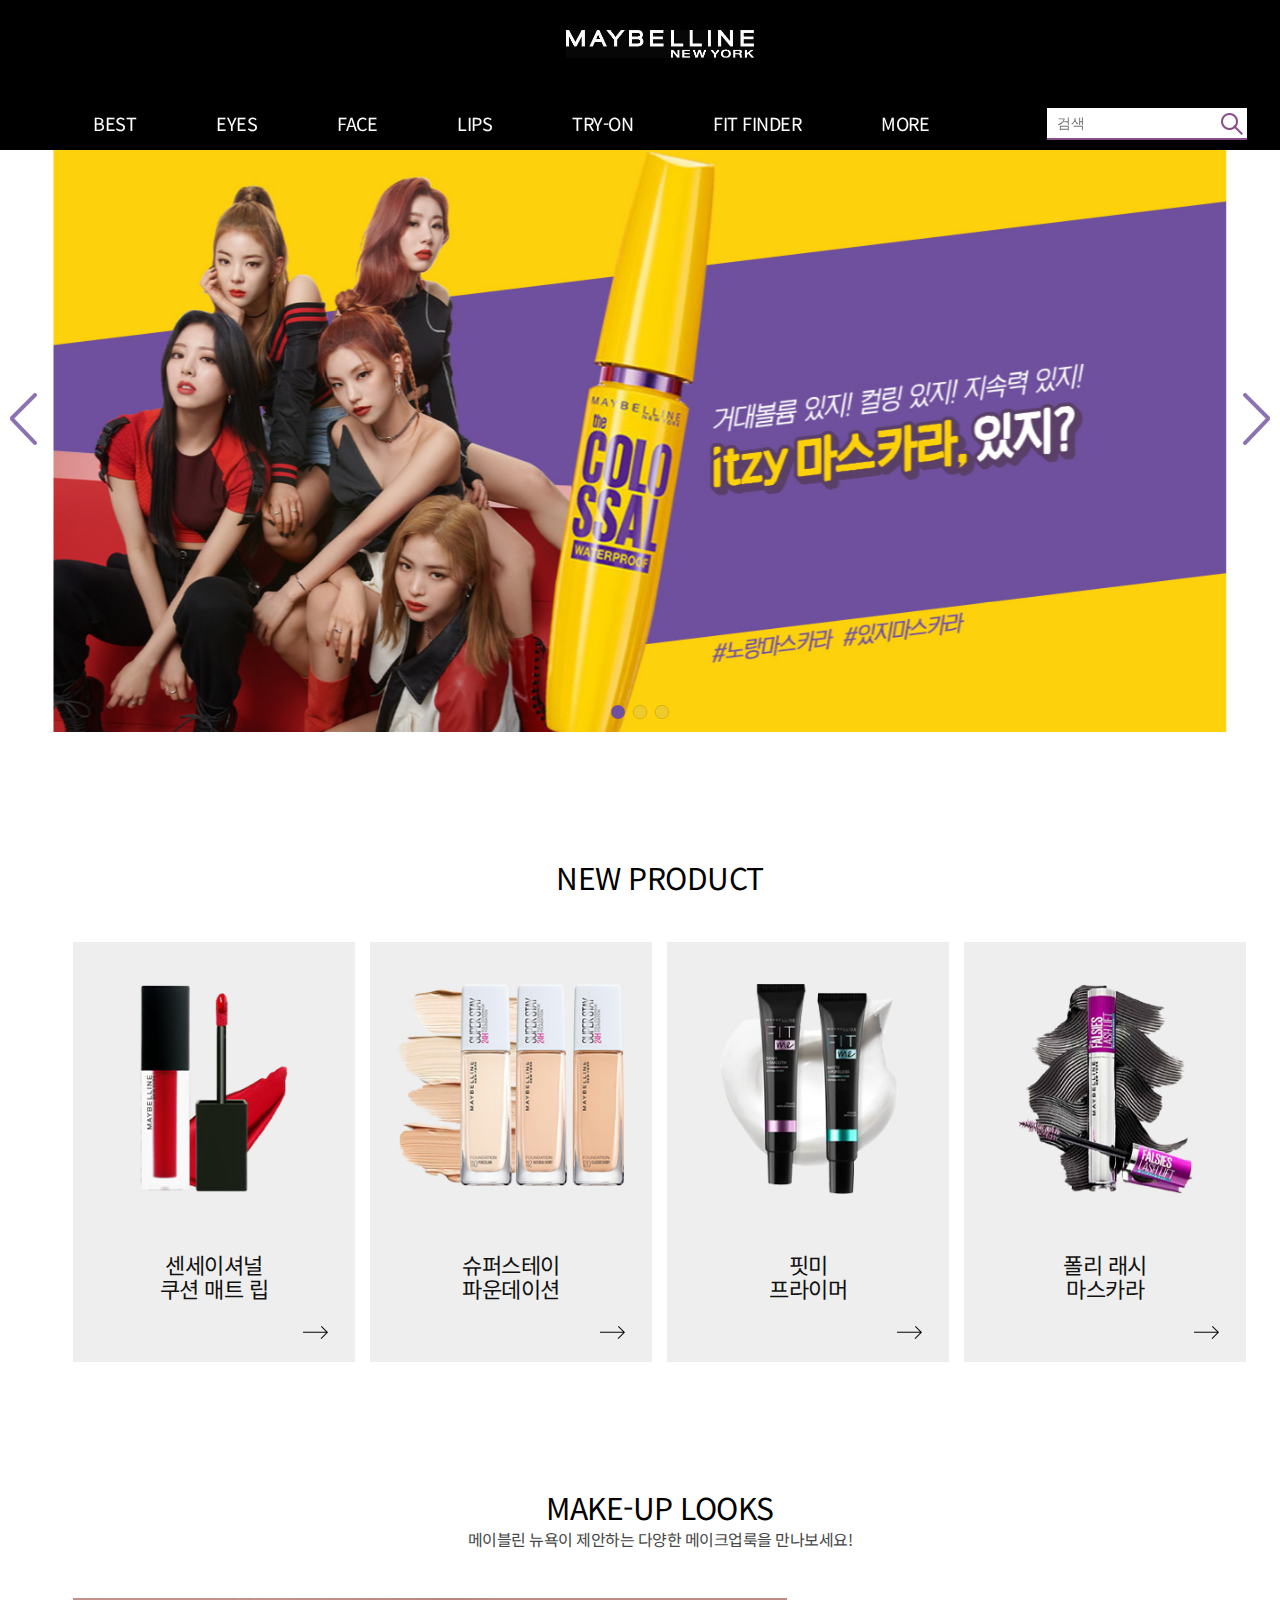
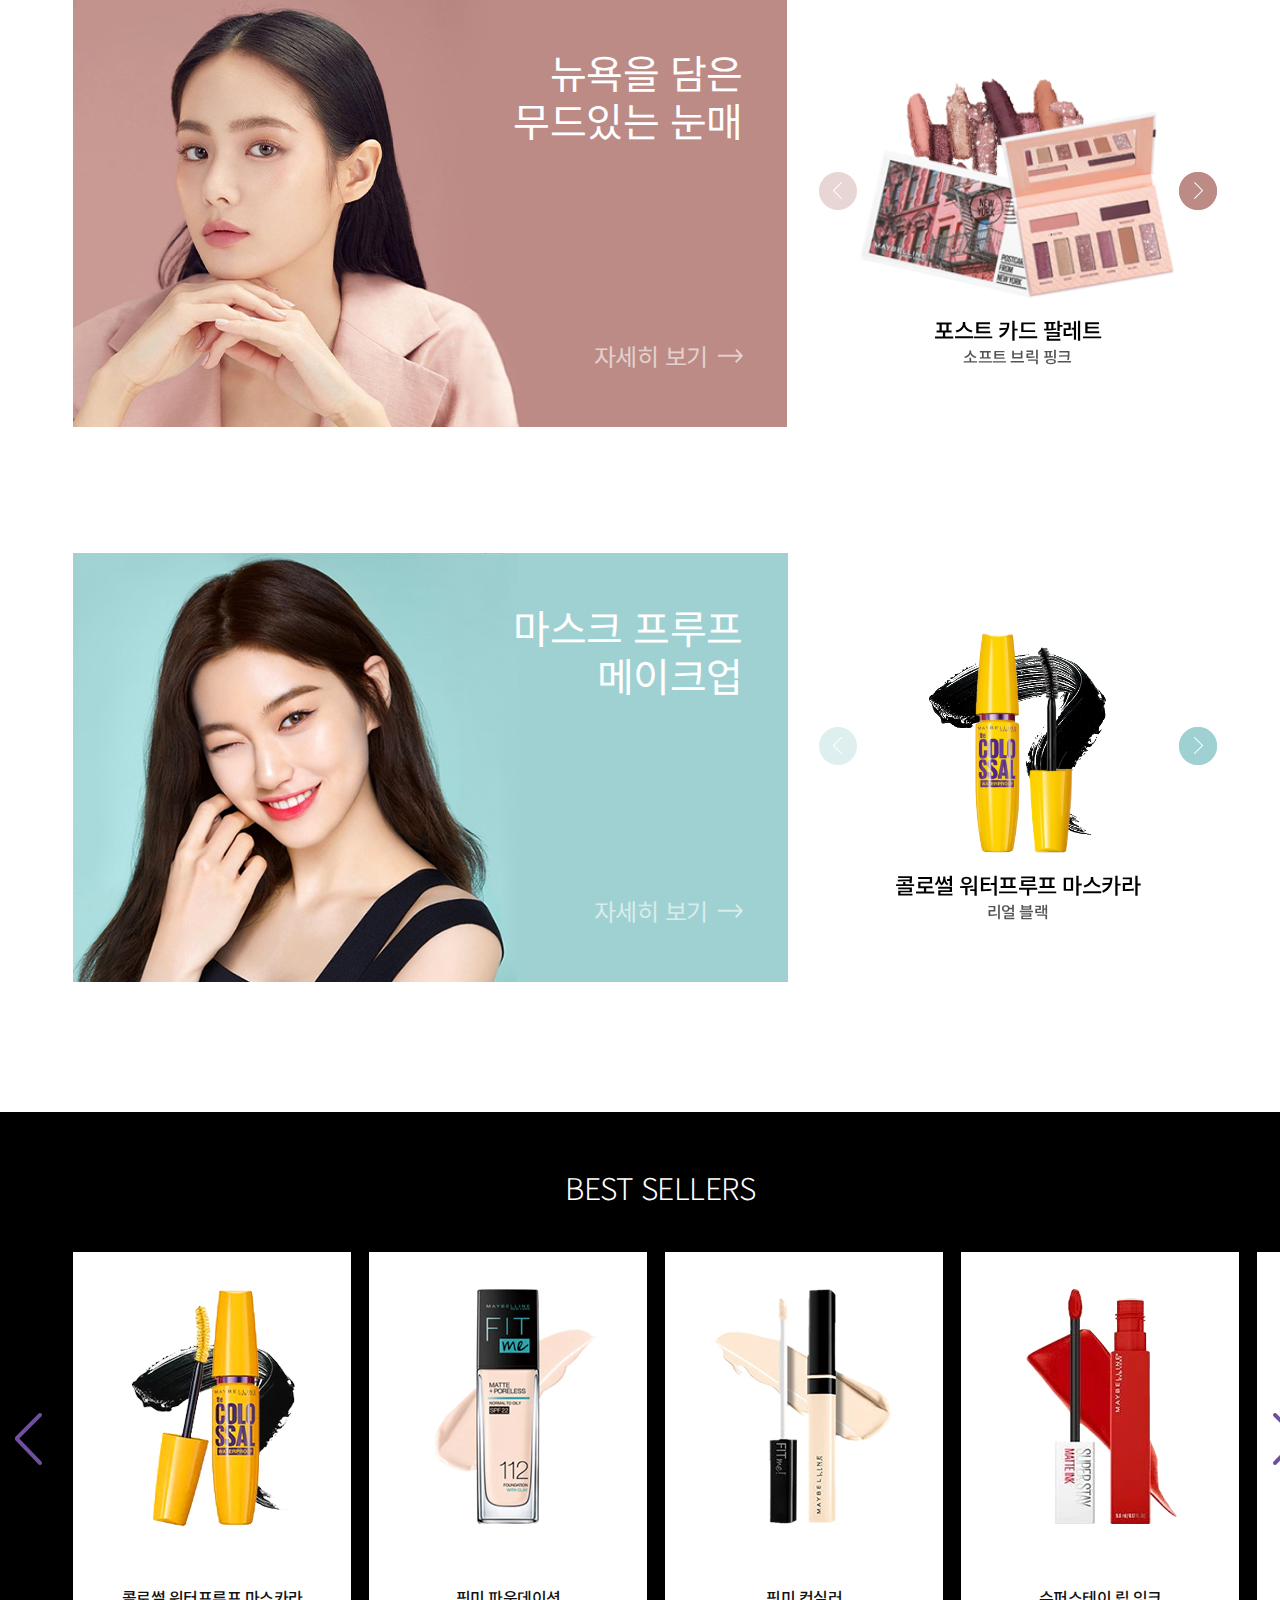
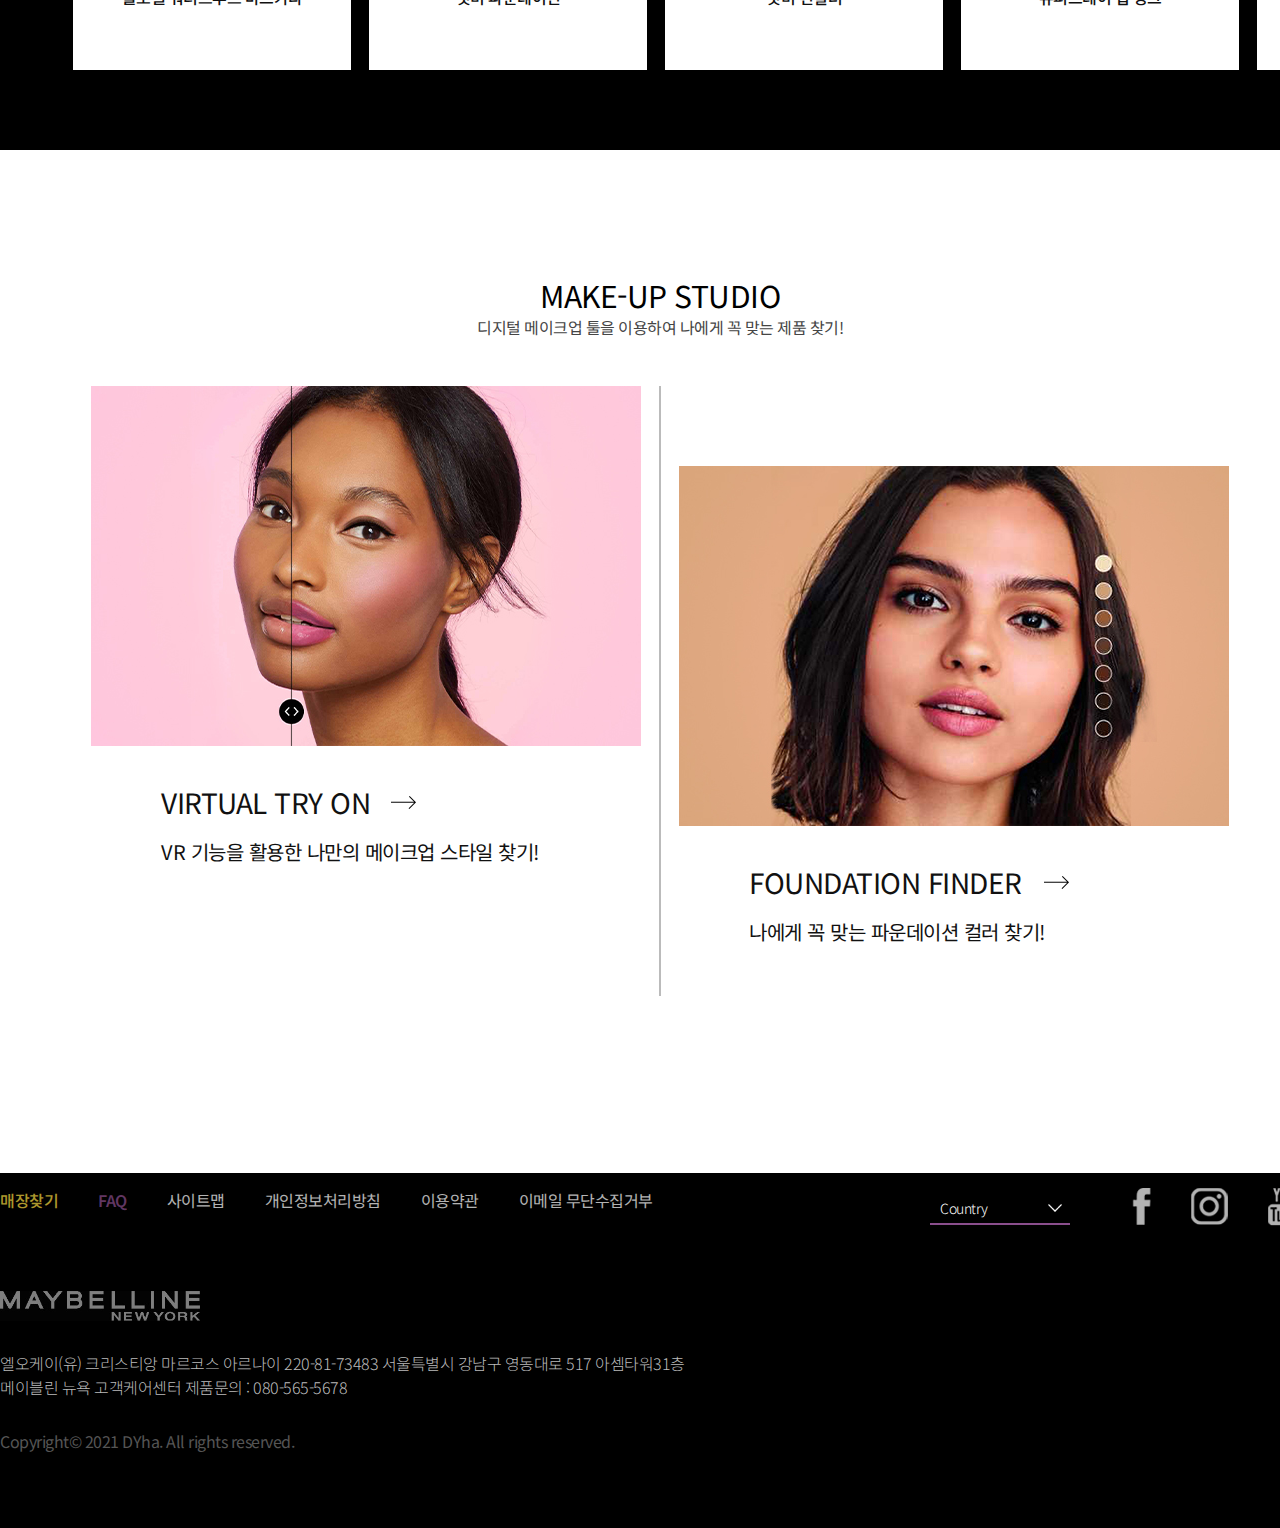
<file: po1/index.html>
<!DOCTYPE html>
<html lang="ko">
<head>
  <meta charset="UTF-8">
  <title>메이블린</title>
  <meta name="viewport" content="width=device-width, initial-scale=1, minimum-scale=1, maximum-scale=1" />
  <link rel="shortcut icon" type="image/x-icon" href="images/favicon.ico">
  <link href="css/reset.css" rel="stylesheet">
  <link rel="stylesheet" href="https://unpkg.com/swiper/swiper-bundle.min.css" />
  <link href="css/main.css" rel="stylesheet">
</head>
<body>
<div id="wrap">
  <header id="header">
    <div id="headerIn">
      <h1 class="logo"><a href="index.html"><img src="images/mnLogo.jpg" alt="메이블린"></a></h1><!--.logo-->
      <nav class="gnb">
        <ul>
          <li class="d1">
            <a href="#" class="m">BEST</a><!--.m-->
            <div class="d2">
            </div><!--.d2 서브메뉴-->
          </li><!--.d1 메인메뉴1-->
          <li class="d1">
            <a href="#" class="m">EYES</a><!--.m-->
            <div class="d2">
              <ul>
                <li><a href="#">MASCARA</a></li>
                <li><a href="#">LINER</a></li>
                <li><a href="#">BROW</a></li>
                <li><a href="#">SHADOW</a></li>
              </ul>
            </div><!--.d2 서브메뉴-->
          </li><!--.d1 메인메뉴2-->
          <li class="d1">
            <a href="#" class="m">FACE</a><!--.m-->
            <div class="d2">
              <ul>
                <li><a href="#">FIT ME SERIES</a></li>
                <li><a href="#">FOUNDATION</a></li>
                <li><a href="#">CONCEALER</a></li>
                <li><a href="#">POWDER</a></li>
                <li><a href="#">BLUSHER</a></li>
                <li><a href="#">PRIMER</a></li>
                <li><a href="#">OTHERS</a></li>
              </ul>
            </div><!--.d2 서브메뉴-->
          </li><!--.d1 메인메뉴3-->
          <li class="d1">
            <a href="#" class="m">LIPS</a><!--.m-->
            <div class="d2">
              <ul>
                <li><a href="#">LIP TINT</a></li>
                <li><a href="#">LIP STICK</a></li>
                <li><a href="#">LIP BALM</a></li>
              </ul>
            </div><!--.d2 서브메뉴-->
          </li><!--.d1 메인메뉴4-->
          <li class="d1">
            <a href="#" class="m">TRY-ON</a><!--.m-->
            <div class="d2">
            </div><!--.d2 서브메뉴-->
          </li><!--.d1 메인메뉴5-->
          <li class="d1">
            <a href="#" class="m">FIT FINDER</a><!--.m-->
            <div class="d2">
            </div><!--.d2 서브메뉴-->
          </li><!--.d1 메인메뉴5-->
          <li class="d1">
            <a href="#" class="m">MORE</a><!--.m-->
            <div class="d2">
              <ul>
                <li><a href="#">ABOUT MAYBELLINE</a></li>
                <li><a href="#">WHATS NEW</a></li>
                <li><a href="#">FAQ</a></li>
                <li><a href="#">STORE-LOCATOR</a></li>
              </ul>
            </div><!--.d2 서브메뉴-->
          </li><!--.d1 메인메뉴5-->
        </ul>
      </nav><!--.gnb-->
      <div class="search">
        <form>
          <fieldset>
            <legend>검색</legend>
            <input type="search" id="keyword" name="keyword" placeholder="검색" autocomplete="on">
            <a href="#"><img src="images/icon_search.png" alt="검색하기"></a>
          </fieldset>
        </form>
      </div><!--.search-->
    </div><!--#headerIn-->
    <div class="subBg"></div><!--.subBg-->
  </header><!--#header-->
  <div class="mBg"></div><!--.mBg-->
  <div id="mainSlider" class="swiper mySwiper">
    <div class="swiper-wrapper">
      <div class="swiper-slide"><img src="images/mainSlider1.jpg" alt="있지마스카라"></div>
      <div class="swiper-slide"><img src="images/mainSlider2.jpg" alt="슈퍼스테이틴트"></div>
      <div class="swiper-slide"><img src="images/mainSlider3.jpg" alt="핏미파운데이션"></div>
    </div>
    <div class="swiper-button-next btnR"></div>
    <div class="swiper-button-prev btnL"></div>
    <div class="swiper-pagination pager"></div>
  </div><!--#mainSlider-->
  <div id="container">
    <section class="newP">
      <div class="inner">
        <h2 class="newTit">NEW PRODUCT</h2><!--.newTit-->
        <div class="product">
          <ul class="cf">
            <li><a href="#">
              <p>센세이셔널<br>
              쿠션 매트 립</p>
              <span></span>
            </a></li>
            <li><a href="#">
              <p>슈퍼스테이<br>
              파운데이션</p>
              <span></span>
            </a></li>
            <li><a href="#">
              <p>핏미<br>
              프라이머</p>
              <span></span>
            </a></li>
            <li><a href="#">
              <p>폴리 래시<br>
              마스카라</p>
              <span></span>
            </a></li>
          </ul>
        </div><!--.product-->
      </div><!--.inner-->
    </section><!--.newProduct-->
    <section class="mkLooks">
      <div class="inner">
        <h2 class="lookTit">MAKE-UP LOOKS</h2><!--.lookTit-->
        <span>메이블린 뉴욕이 제안하는 다양한 메이크업룩을 만나보세요!</span>
        <div class="looks">
          <ul>
            <li class="mood">
              <a href="#">
                <div class="photo">
                  <img src="images/makeup1.jpg" alt="무드있는 메이크업룩">
                </div><!--.photo-->
                <p class="txt">
                  <strong>뉴욕을 담은<br>
                    무드있는 눈매
                  </strong>
                  <span>자세히 보기</span>
                </p><!--.txt-->
              </a>
              <div class="lookP">
                <div class="swiper mySwiper lookSwiper">
                  <div class="swiper-wrapper">
                    <div class="swiper-slide">
                      <img src="images/look1_1.png" alt="포스트카드팔레트">
                      <p class="name">
                        <strong>포스트 카드 팔레트</strong><br>
                        <span>소프트 브릭 핑크</span>
                      </div><!--.swiper-slide-->
                    <div class="swiper-slide">
                      <img src="images/look1_2.png" alt="폴리마스카라">
                      <p class="name">
                        <strong>폴리 래시 리프트 마스카라</strong><br>
                        <span>블랙</span>
                      </div><!--.swiper-slide-->
                      <div class="swiper-slide">
                        <img src="images/look1_3.png" alt="핏미컨실러">
                        <p class="name">
                          <strong>핏미 컨실러</strong><br>
                          <span>10 라이트</span>
                      </div><!--.swiper-slide-->
                    </div><!--.swiper-wrapper-->
                </div><!--.lookSwiper-->
                <div class="swiper-button-next btnR"></div>
                <div class="swiper-button-prev btnL"></div>
                </div><!--.lookP-->
            </li><!--.mood-->
            <li class="mask">
              <a href="#">
                <div class="photo">
                  <img src="images/makeup2.jpg" alt="마스크프루프 메이크업룩">
                </div><!--.photo-->
                <p class="txt">
                  <strong>마스크 프루프<br>
                    메이크업
                  </strong>
                  <span>자세히 보기</span>
                </p><!--.txt-->
              </a>
              <div class="lookP">
                <div class="swiper mySwiper lookSwiper">
                  <div class="swiper-wrapper">
                    <div class="swiper-slide">
                      <img src="images/look2_1.png" alt="콜로썰마스카라">
                      <p class="name">
                        <strong>콜로썰 워터프루프 마스카라</strong><br>
                        <span>리얼 블랙</span>
                      </div><!--.swiper-slide-->
                    <div class="swiper-slide">
                      <img src="images/look2_2.png" alt="슈퍼스테이파운데이션">
                      <p class="name">
                        <strong>슈퍼스테이 파운데이션</strong><br>
                        <span>102 페어 포슬린</span>
                      </div><!--.swiper-slide-->
                      <div class="swiper-slide">
                        <img src="images/look2_3.png" alt="슈퍼스테이틴트">
                        <p class="name">
                          <strong>슈퍼스테이 립잉크</strong><br>
                          <span>댄서</span>
                      </div><!--.swiper-slide-->
                    </div><!--.swiper-wrapper-->
                </div><!--.lookSwiper-->
                <div class="swiper-button-next btnR"></div>
                <div class="swiper-button-prev btnL"></div>
                </div><!--.lookP-->
            </li><!--.mask-->
          </ul>
        </div><!--.looks-->
      </div><!--.inner-->
    </section><!--.mklooks-->
    <section class="best">
      <div class="inner">
        <h2 class="bestTit">BEST SELLERS</h2><!--.bestTit-->
        <div class="product">
          <div class="swiper mySwiper bestSwiper">
            <div class="swiper-wrapper">
              <div class="swiper-slide">
                <a href="#">
                  <div class="photo">
                    <img src="images/best1.jpg" alt="콜로썰마스카라">
                  </div><!--.photo-->
                  <div class="txt">
                    <p class="tit">콜로썰 워터프루프 마스카라</p><!--.tit-->
                    <p class="info">
                      넘볼 수 없는 NO.1* 마스카라<br>
                      메이블린 뉴욕 매그넘의 새 이름<br>
                      콜.로.썰.
                    </p><!--.info-->
                  </div><!--.txt-->
                </a>
              </div>
              <div class="swiper-slide">
                <a href="#">
                  <div class="photo">
                  <img src="images/best2.jpg" alt="핏미파운데이션">
                  </div><!--.photo-->
                  <div class="txt">
                    <p class="tit">핏미 파운데이션</p><!--.tit-->
                    <p class="info">
                    어떻게 바르든 완.벽.밀.착.<br>
                    언제나 완벽한 베이스 fit<br>
                    #인생핏감
                    </p><!--.info-->
                  </div><!--.txt-->
                </a>
              </div>
              <div class="swiper-slide">
                <a href="#">
                  <div class="photo">
                    <img src="images/best3.jpg" alt="핏미컨실러">
                  </div><!--.photo-->
                  <div class="txt">
                    <p class="tit">핏미 컨실러</p><!--.tit-->
                    <p class="info">
                      촉촉함 속 강력한 밀착 커버!<br>
                      뷰티 어워드 10관왕에 빛나는<br>
                      메이블린 뉴욕 핏미 컨실러
                    </p><!--.info-->
                  </div><!--.txt-->
                </a>
              </div>
              <div class="swiper-slide">
                <a href="#">
                  <div class="photo">
                    <img src="images/best4.jpg" alt="슈퍼스테이 립 잉크">
                  </div><!--.photo-->
                  <div class="txt">
                    <p class="tit">슈퍼스테이 립 잉크</p><!--.tit-->
                    <p class="info">
                    16시간 동안 첫 컬러 그대로!<br>
                    끝까지 무드 있는 MLBB 에디션 출시<br>
                    #16시간틴트
                    </p><!--.info-->
                  </div><!--.txt-->
                </a>
              </div>
              <div class="swiper-slide">
                <a href="#">
                  <div class="photo">
                    <img src="images/best5.jpg" alt="패션아이브로우">
                  </div><!--.photo-->
                  <div class="txt">
                    <p class="tit">패션 브로우 울트라 플러피</p><!--.tit-->
                    <p class="info">
                      젤로 시작하고 파우더로 완성하다.<br>
                      ONE-STEP 젤파우더 브로우 펜슬
                    </p><!--.info-->
                  </div><!--.txt-->
                </a>
              </div>
              <div class="swiper-slide">
                <a href="#">
                  <div class="photo">
                    <img src="images/best6.jpg" alt="라인타투라이너">
                  </div><!--.photo-->
                  <div class="txt">
                    <p class="tit">라인 타투 하이 임팩트 라이너</p><!--.tit-->
                    <p class="info">
                      한번의 터치로 강렬하고 또렷하게!<br>
                      세상 어디에도 없는<br>
                      타투 임팩트 펜 라이너!
                    </p><!--.info-->
                  </div><!--.txt-->
                </a>
              </div>
            </div><!--.swiper-wrapper-->
            <div class="swiper-button-next btnR"></div>
            <div class="swiper-button-prev btnL"></div>
          </div>
        </div><!--.product-->
      </div><!--.inner-->
    </section><!--.best-->
    <section class="mkStudio">
      <div class="inner">
        <h2 class="stTit">MAKE-UP STUDIO</h2><!--.stTit-->
        <span>디지털 메이크업 툴을 이용하여 나에게 꼭 맞는 제품 찾기!</span>
        <div class="studio">
          <ul class="cf">
            <li><a href="#">
              <div class="photo">
                <img src="images/studio1.jpg" alt="버추얼트라이">
              </div><!--.photo-->
              <div class="txt">
                <p class="tit">VIRTUAL TRY ON</p><!--.tit-->
                <p class="info">
                  VR 기능을 활용한 나만의 메이크업 스타일 찾기!
                </p><!--.info-->
              </div><!--.txt-->
            </a></li>
            <li><a href="#">
              <div class="photo">
                <img src="images/studio2.jpg" alt="파운데이션파인더">
              </div><!--.photo-->
              <div class="txt">
                <p class="tit">FOUNDATION FINDER</p><!--.tit-->
                <p class="info">
                  나에게 꼭 맞는 파운데이션 컬러 찾기!
                </p><!--.info-->
              </div><!--.txt-->
            </a></li>
          </ul>
        </div><!--.inner-->
      </div><!--.studio-->
    </section><!--mkStudio-->
  </div><!--#container-->
  <footer id="footer">
    <div class="footerIn">
      <div class="fmenu cf">
        <ul class="cf">
          <li><a href="#">매장찾기</a></li>
          <li><a href="#">FAQ</a></li>
          <li><a href="#">사이트맵</a></li>
          <li><a href="#">개인정보처리방침</a></li>
          <li><a href="#">이용약관</a></li>
          <li><a href="#">이메일 무단수집거부</a></li>
        </ul>
        <ul class="cf">
          <li><a href="#"><img src="images/snsFb.png"></a></li> 
          <li><a href="#"><img src="images/snsInsta.png"></a></li> 
          <li><a href="#"><img src="images/snsYt.png"></a></li> 
        </ul>
      </div><!--.fmenu-->
      <div class="fcountry">
        <a href="#" class="btn off">Country</a><!--.btn-->
        <a href="#" class="btn on">Country</a><!--.btn-->
        <div class="list">
          <ul>
            <li><a href="#">North America</a></li>
            <li><a href="#">South America</a></li>
            <li><a href="#">Europe</a></li>
            <li><a href="#">Africa</a></li>
            <li><a href="#">Greater China</a></li>
            <li><a href="#">Asia</a></li>
            <li><a href="#">Oceania</a></li>
          </ul>
        </div><!--.list-->
      </div><!--.fcountry-->
      <div class="flogo"><a href="#">
        <img src="images/mnLogo.jpg" alt="메이블린">
      </a></div><!--.flogo-->
      <address class="finfo">
        엘오케이(유)  크리스티앙 마르코스 아르나이  220-81-73483 서울특별시 강남구 영동대로 517 아셈타워31층<br>
        메이블린 뉴욕 고객케어센터 제품문의 : 080-565-5678
      </address><!--.finfo-->
      <p class="copy">Copyright&copy; 2021 DYha. All rights reserved.</p><!--copy-->
    </div><!--.footerIn-->
  </footer><!--#footer-->

  <a href="#" class="btnTop">TOP</a><!--.btnTop-->
</div><!--#wrap-->

<script src="https://ajax.googleapis.com/ajax/libs/jquery/1.12.4/jquery.min.js"></script>
<script src="https://unpkg.com/swiper/swiper-bundle.min.js"></script>
<script>
/* gnb */
$(".gnb").mouseenter(function(){
    $(this).stop().animate({
      height:300
    },250);
    $(".subBg").stop().animate({
      height:300
    },250);
    $(".mBg").stop().fadeIn(150);
  }).mouseleave(function(){
    $(this).stop().animate({
      height:40
    },250);
    $(".subBg").stop().animate({
      height:0
    },250);
    $(".mBg").stop().fadeOut(150);
  });

/* 메인슬라이더 */
  var swiper = new Swiper("#mainSlider", {
    effect: "coverflow",
    slidesPerView: "auto",
    centeredSlides: true,
    spaceBetween: 250,
    loop: true,
    coverflowEffect: {
      stretch: 0,
      depth: 50,
      modifier: 0.5,
    },
    autoplay: {
      delay: 2500,
      disableOnInteraction: false,
    },
    pagination: {
      el: ".pager",
      clickable: true,
    },
    navigation: {
      nextEl: ".btnR",
      prevEl: ".btnL",
    },
  });

/* 메이크업룩 */
  var swiper = new Swiper(".mood .lookP .mySwiper", {
    navigation: {
      nextEl: ".mood .lookP .btnR",
      prevEl: ".mood .lookP .btnL",
    },
  });
  var swiper = new Swiper(".mask .lookP .mySwiper", {
    navigation: {
      nextEl: ".mask .lookP .btnR",
      prevEl: ".mask .lookP .btnL",
    },
  });

/* 베스트셀러 */
  var swiper = new Swiper(".bestSwiper", {
    slidesPerView: 4,
    spaceBetween:10,
    loop: true,
    navigation: {
      nextEl: ".best .product .btnR",
      prevEl: ".best .product .btnL",
    },
  });

/* country사이트 */
    $(".fcountry .btn.off").click(function(){
      $(this).css("display","none");
      $(".btn.on").css("display","block");
      $(".fcountry .list").slideDown(150);
      return false;
    });
    $(".fcountry .btn.on").click(function(){
      $(this).css("display","none");
      $(".btn.off").css("display","block");
      $(".fcountry .list").slideUp(150);
      return false;
    });

// 탑버튼 
$(".btnTop").hide();

$(window).scroll(function(){
  if($(this).scrollTop()>300){
    $(".btnTop").fadeIn();
  }else{
    $(".btnTop").fadeOut();
  };
});

$(".btnTop").click(function(){
  $("body, html").animate({
    scrollTop:0
  },500);
  return false;
});
</script>
</body>
</html>
</file>
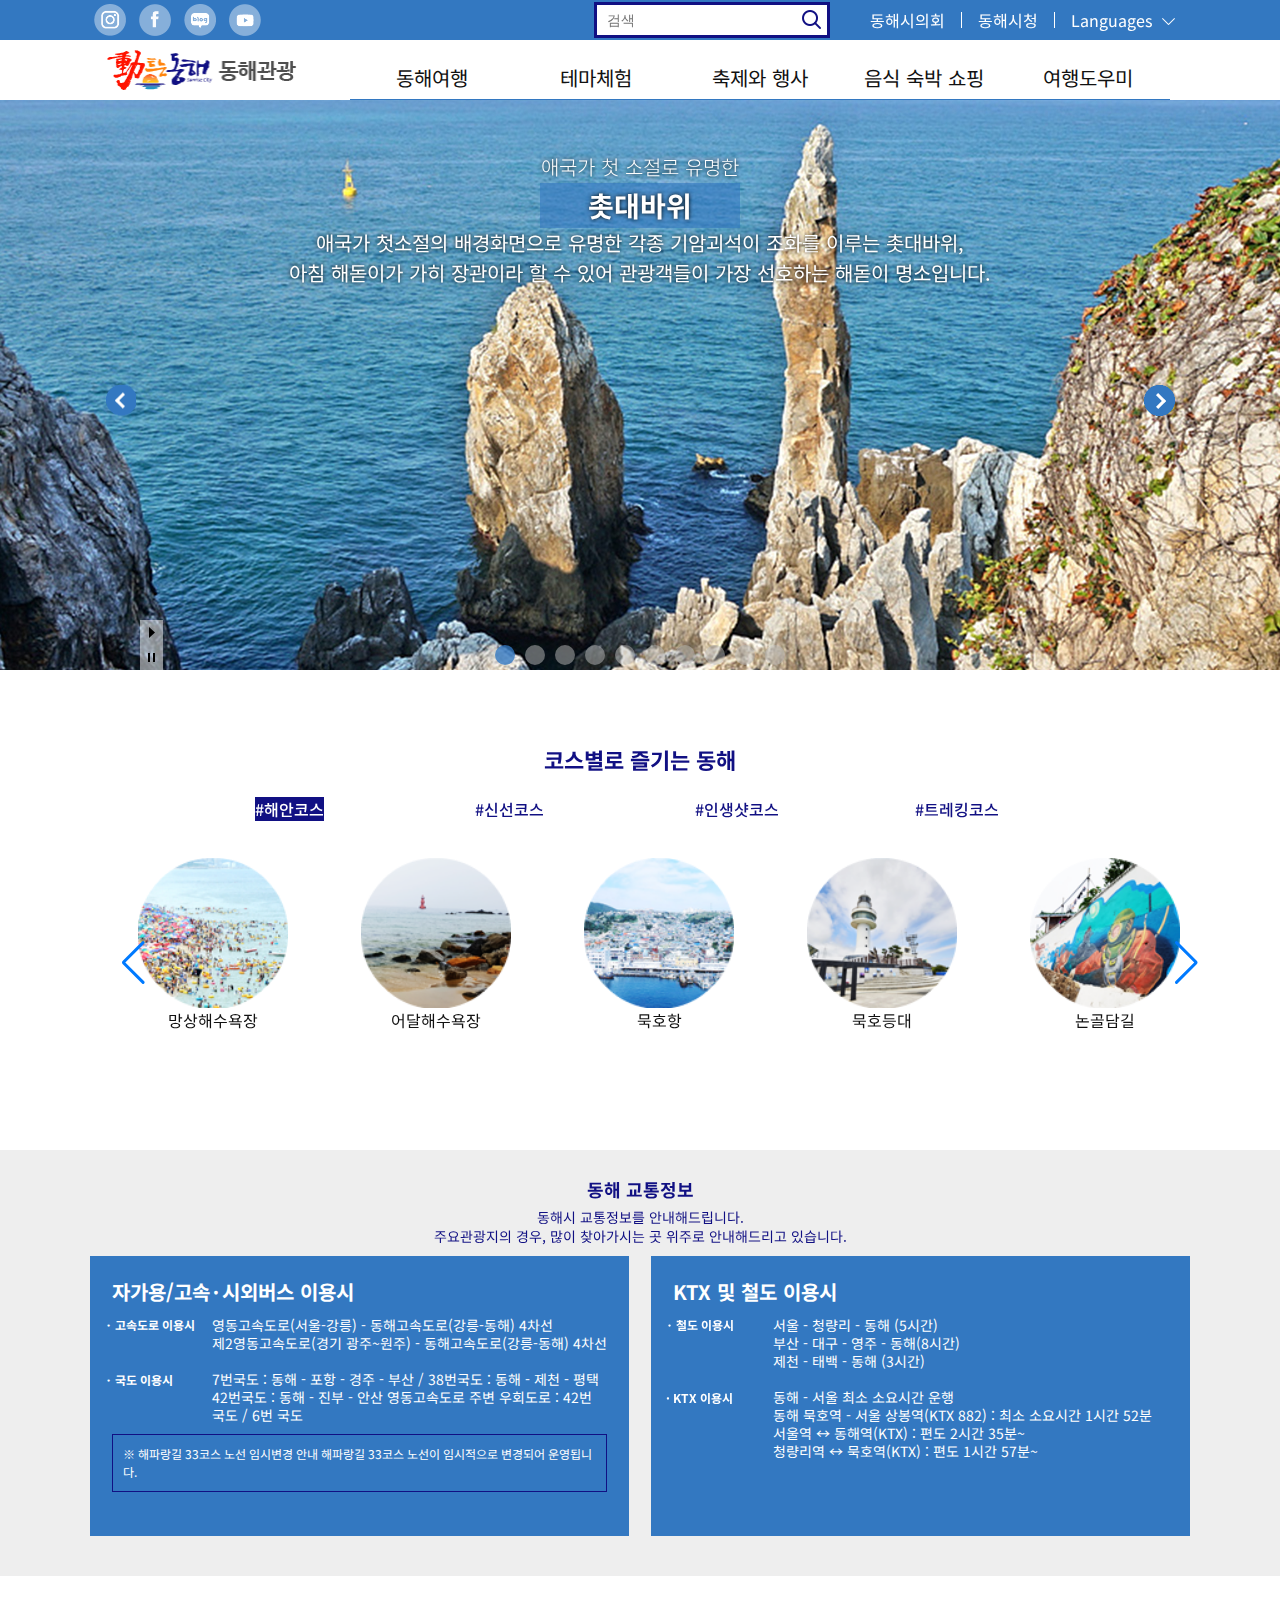
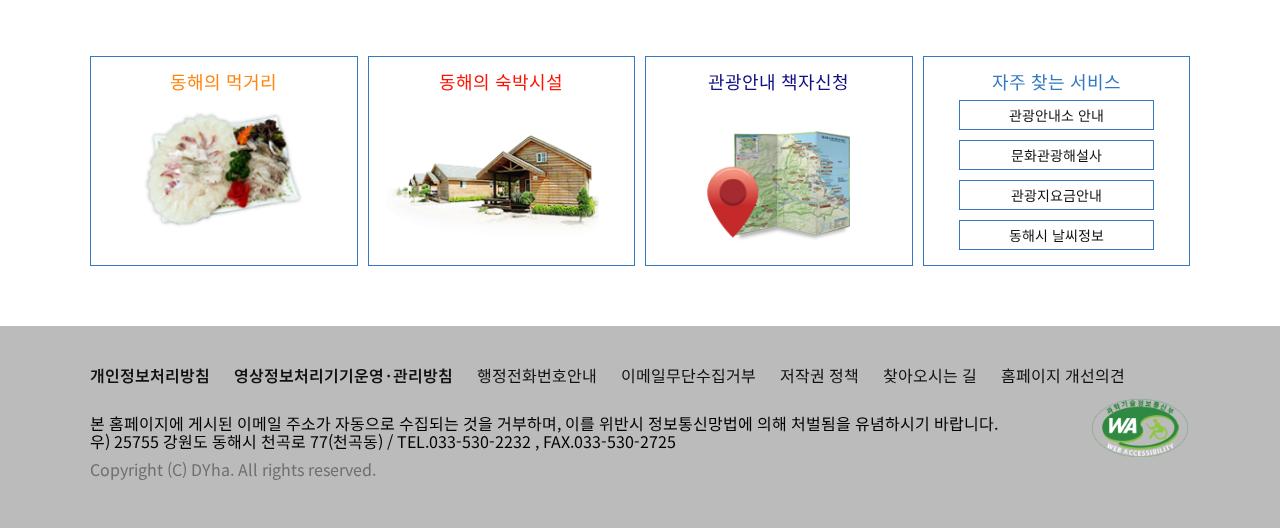
<file: po2/index.html>
<!DOCTYPE html>
<html lang="ko">
<head>
  <meta charset="UTF-8">
  <meta http-equiv="X-UA-Compatible" content="IE=edge">
  <meta name="viewport" content="user-scalable=no, initial-scale=1.0, maximum-scale=1.0, minimum-scale=1.0, width=device-width">
  <title>동해관광</title>
  <link href="css/reset.css" rel="stylesheet">
  <link rel="stylesheet" href="https://unpkg.com/swiper/swiper-bundle.min.css" />
  <link href="css/main.css" rel="stylesheet">
</head>
<body>
  <div id="wrap">
    <header id="header">
      <div class="utillBar">
        <div class="utillIn">
          <div class="sns">
            <ul class="cf">
              <li><a href="#">인스타그램</a></li>
              <li><a href="#">페이스북</a></li>
              <li><a href="#">네이버블로그</a></li>
              <li><a href="#">유튜브</a></li>
            </ul>
          </div><!--.sns-->
          <div class="search">
            <form>
              <fieldset>
                <legend>검색</legend>
                <input type="search" id="keyword" name="keyword" placeholder="검색" autocomplete="on">
                <a href="#"></a>
              </fieldset>
            </form>
          </div><!--.search-->
          <div class="utill">
            <ul class="u cf">
              <li><a href="#">동해시의회</a></li>
              <li><a href="#">동해시청</a></li>
              <li>
                <div class="lang">
                  <a href="#" class="btn">Languages <img src="img/icon_lanArr.png"></a><!--.btn-->
                  <div class="list">
                    <ul>
                      <li><a href="#">English</a></li>
                      <li><a href="#">中國語</a></li>
                      <li><a href="#">日本語</a></li>
                    </ul>
                  </div><!--.list-->
                </div><!--.lang-->
              </li>
            </ul>
          </div><!--.utill-->
        </div><!--.utillIn-->
        </div><!--.utillBar-->
      <div id="headerIn">
        <h1 class="logo"><a href="index.html">동해관광</a></h1><!--.logo-->
        <a href="#" class="btnMenu">
          <span>모바일 사이드메뉴 열기</span>
        </a><!--.btnMenu-->
        <nav class="gnb">
          <ul>
            <li class="d1">
              <a href="#" class="m">동해여행</a><!--.m-->
              <div class="d2">
                <ul>
                  <li><a href="#">동해로 오세요</a></li>
                  <li><a href="#">주요관광지</a></li>
                  <li><a href="#">동해비경</a></li>
                  <li><a href="#">관광안내책자</a></li>
                  <li><a href="#">찾아오시는 길</a></li>
                </ul>
              </div><!--.d2 서브메뉴-->
            </li><!--.d1 메인메뉴1-->
            <li class="d1">
              <a href="#" class="m">테마체험</a><!--.m-->
              <div class="d2">
                <ul>
                  <li><a href="#">해안도로 따라가기</a></li>
                  <li><a href="#">감탄연발 신선놀음</a></li>
                  <li><a href="#">낭만가득 인생샷코스</a></li>
                  <li><a href="#">트레킹 힐링코스</a></li>
                  <li><a href="#">캠핑과 휴식</a></li>
                  <li><a href="#">일정별 코스</a></li>
                  <li><a href="#">낚시 해양레포츠</a></li>
                  <li><a href="#">크루즈여행</a></li>
                  <li><a href="#">바다열차여행</a></li>
                  <li><a href="#">체험프로그램</a></li>
                  <li><a href="#">행복우체통 엽서체험</a></li>
                </ul>
              </div><!--.d2 서브메뉴-->
            </li><!--.d1 메인메뉴2-->
            <li class="d1">
              <a href="#" class="m">축제와 행사</a><!--.m-->
              <div class="d2">
                <ul>
                  <li><a href="#">망상웨이브 페스티벌</a></li>
                  <li><a href="#">유천문화축제</a></li>
                  <li><a href="#">동해무릉제</a></li>
                  <li><a href="#">이벤트</a></li>
                  <li><a href="#">행사 대회</a></li>
                </ul>
              </div><!--.d2 서브메뉴-->
            </li><!--.d1 메인메뉴3-->
            <li class="d1">
              <a href="#" class="m">음식 숙박 쇼핑</a><!--.m-->
              <div class="d2">
                <ul>
                  <li><a href="#">동해의 맛</a></li>
                  <li><a href="#">맛집거리</a></li>
                  <li><a href="#">위생등급제 지정업소</a></li>
                  <li><a href="#">모범음식점</a></li>
                  <li><a href="#">동해리조트 캠핑장</a></li>
                  <li><a href="#">도심관광 숙박거리</a></li>
                  <li><a href="#">군장병우대업소</a></li>
                  <li><a href="#">숙박업소</a></li>
                  <li><a href="#">농어촌민박</a></li>
                  <li><a href="#">동해 쇼핑</a></li>
                </ul>
              </div><!--.d2 서브메뉴-->
            </li><!--.d1 메인메뉴4-->
            <li class="d1">
              <a href="#" class="m">여행도우미</a><!--.m-->
              <div class="d2">
                <ul>
                  <li><a href="#">공지사항</a></li>
                  <li><a href="#">동해관광안내소</a></li>
                  <li><a href="#">문화관광해설사</a></li>
                  <li><a href="#">여행사안내</a></li>
                  <li><a href="#">관광지요금안내</a></li>
                  <li><a href="#">동해관광홍보</a></li>
                  <li><a href="#">동해여행후기</a></li>
                  <li><a href="#">무엇이든 물어보세요</a></li>
                  <li><a href="#">이벤트</a></li>
                  <li><a href="#">스탬프투어</a></li>
                </ul>
              </div><!--.d2 서브메뉴-->
            </li><!--.d1 메인메뉴5-->
          </ul>
        </div><!--.nav-->
      </div><!--#headerIn-->
    </header><!--#header-->
    <div id="mainSlider">
      <ul>
        <li class="s1">
          <div class="stxt">
            <span>애국가 첫 소절로 유명한</span><br>
            <strong>촛대바위</strong>
            <span class="pctxt">
              애국가 첫소절의 배경화면으로 유명한 각종 기암괴석이 조화를 이루는 촛대바위,<br>
              아침 해돋이가 가히 장관이라 할 수 있어 관광객들이 가장 선호하는 해돋이 명소입니다.
            </span>
          </div><!--.stxt-->
        </li>
        <li class="s2">
          <div class="stxt">
            <span>금강산 비룡폭포에 비견되는</span><br>
            <strong>용추폭포</strong>
            <span class="pctxt">
              무릉계곡명승지에 위치해있으며, 낙수가 바위를 기묘하게 <br>
              깎아놓은 폭포로 용이 승천하는 듯한 모양을 지니고 있습니다.
            </span>
          </div><!--.stxt-->
        </li>
        <li class="s3">
          <div class="stxt">
            <span>깨끗한 백사장과 맑고 얕은 수심의</span><br>
            <strong>망상해수욕장</strong>
            <span class="pctxt">
              은빛 모래를 밟고, 드넓은 수평선을 바라보며, 밀려오는 해풍에 <br>
              가슴을 열고 드넓은 동해의 품에 안겨 가슴 속까지 시원함을 느껴볼 수 있습니다.
            </span>
          </div><!--.stxt-->
        </li>
        <li class="s4">
          <div class="stxt">
            <span>자연의 신비함을 그대로 간직한</span><br>
            <strong>천곡황금박쥐동굴</strong>
            <span class="pctxt">
              국내에서 유일하게 시내 중심부에 위치하고 있으며 갖가지 희귀석들이<br>
              한데 어우러져 학술적 가치와 함께 자연의 신비함을 그대로 지니고 있습니다.
            </span>
          </div><!--.stxt-->
        </li>
        <li class="s5">
          <div class="stxt">
            <span>다양하게 그려진 벽화길과 소품들로 가득 메워진</span><br>
            <strong>논골담길</strong>
            <span class="pctxt">
              골목마다 다양하게 그려진 벽화길과 소품들로 가득 메워진 논골담길에서는 진한 향수와 함께<br>
              그네들의 삶까지 공감하며 느낄 수 있어 더할 나위 없이 매력적인 관광지이다.
            </span>
          </div><!--.stxt-->
        </li>
        <li class="s6">
          <div class="stxt">
            <span>높은 산에 가리어 음산한 음지의 기암절벽형</span><br>
            <strong>베틀바위</strong>
            <span class="pctxt">
              베틀 바위와 관련된 전설에 의하면 하늘나라 질서를 위반한 선녀가 벌을 맏아 하강하여<br>
              이곳 무릉도원 명승지 소금강 골에서 삼베 세필을 짜고 개과한 후 승천했다 전해진다.
            </span>
          </div><!--.stxt-->
        </li>
        <li class="s7">
          <div class="stxt">
            <span>눈앞에 바로 펼쳐지는 망상해변!</span><br>
            <strong>망상오토캠핑리조트</strong>
            <span class="pctxt">
              망상오토캠핑리조트에서는 눈앞에 바로 펼쳐지는 깨끗한 백사장과 맑고 푸른바다,<br>
              상쾌한 바닷바람과 해가 뜨는 드넓은 수평선을 느낄 수 잇습니다.
            </span><!--.pctxt-->
          </div><!--.stxt-->
        </li>
        <li class="s8">
          <div class="stxt">
            <span>천혜의 관광지인 무릉계곡 입구에 위치하는</span><br>
            <strong>동해무릉건강숲</strong>
            <span class="pctxt">
              오염된 도심을 떠나 단 하루라도 건강체험과 힐링을 위해<br>
              동해무릉건강숲으로 여행을 떠나보세요.
            </span>
          </div><!--.stxt-->
        </li>
        <li class="s9">
          <div class="stxt">
            <span>아름다운 풍광과 각종 체험시설을 함께 즐길 수 있는</span><br>
            <strong>도째비골 스카이밸리</strong>
            <span class="pctxt">
              전망시설인 하늘산책로(스카이워크)와 체험시설인 스카이사이클,<br>
              자이언트슬라이드 등 다양한 체험시설을 즐겨보세요.
            </span>
          </div><!--.stxt-->
        </li>
        <li class="s10">
          <div class="stxt">
            <span>에메랄드빛 호수</span><br>
            <strong>무릉별유천지</strong>
            <span class="pctxt">환상적인 라벤더공원과 웅장한 절개지, 여기에 놀이기구까지!<br>
              이색 경관과 체험을 동시에 느껴보세요.
            </span>
          </div><!--.stxt-->
        </li>
      </ul>
    </div><!--#mainSlider-->

    <div id="container">
      <div class="course">
        <div class="inner">
          <h2 class="tit">코스별로 즐기는 동해</h2><!--.tit-->
          <div class="tab t1 on">
            <h3><a href="#">#해안코스</a></h3>
            <div class="pannel">
              <div class="swiper mySwiper pSwiper">
                <div class="swiper-wrapper">
                  <div class="swiper-slide"><a>
                    <img src="img/course01_img01.png" alt="망상해수욕장">
                    <span>망상해수욕장</span></a>
                  </div>
                  <div class="swiper-slide"><a>
                    <img src="img/course01_img02.png" alt="어달해수욕장">
                    <span>어달해수욕장</span></a>
                  </div>
                  <div class="swiper-slide"><a>
                    <img src="img/course01_img03.png" alt="묵호항">
                    <span>묵호항</span></a>
                  </div>
                  <div class="swiper-slide"><a>
                    <img src="img/course01_img04.png" alt="묵호등대">
                    <span>묵호등대</span></a>
                  </div>
                  <div class="swiper-slide"><a>
                    <img src="img/course01_img05.png" alt="논골담길">
                    <span>논골담길</span></a>
                  </div>
                  <div class="swiper-slide"><a>
                    <img src="img/course01_img06.png" alt="촛대바위">
                    <span>촛대바위</span></a>
                  </div>
                  <div class="swiper-slide"><a>
                    <img src="img/course01_img07.png" alt="추암해수욕장">
                    <span>추암해수욕장</span></a>
                  </div>
                  <div class="swiper-slide"><a>
                    <img src="img/course01_img08.png" alt="촛대바위출렁다리">
                    <span>촛대바위출렁다리</span></a>
                  </div>
                </div>
                <div class="swiper-button-next btnR"></div>
                <div class="swiper-button-prev btnL"></div>
                <div class="swiper-pagination cpager"></div>
              </div><!--.pSwiper-->
            </div><!--.pannel-->
          </div><!--.tab-->
          <div class="tab t2">
            <h3><a href="#">#신선코스</a></h3>
            <div class="pannel">
              <div class="swiper mySwiper pSwiper">
                <div class="swiper-wrapper">
                  <div class="swiper-slide"><a>
                    <img src="img/course02_img01.png" alt="무릉계곡명승지">
                    <span>무릉계곡명승지</span></a>
                  </div>
                  <div class="swiper-slide"><a>
                    <img src="img/course02_img02.png" alt="무릉반석">
                    <span>무릉반석</span></a>
                  </div>
                  <div class="swiper-slide"><a>
                    <img src="img/course02_img03.png" alt="삼화사">
                    <span>삼화사</span></a>
                  </div>
                  <div class="swiper-slide"><a>
                    <img src="img/course02_img04.png" alt="쌍폭포">
                    <span>쌍폭포</span></a>
                  </div>
                  <div class="swiper-slide"><a>
                    <img src="img/course02_img05.png" alt="용추폭포">
                    <span>용추폭포</span></a>
                  </div>
                  <div class="swiper-slide"><a>
                    <img src="img/course02_img06.png" alt="두타산">
                    <span>두타산</span></a>
                  </div>
                </div>
                <div class="swiper-button-next btnR"></div>
                <div class="swiper-button-prev btnL"></div>
                <div class="swiper-pagination cpager"></div>
              </div>
            </div><!--.pannel-->
          </div><!--.tab-->
          <div class="tab t3">
            <h3><a href="#">#인생샷코스</a></h3>
            <div class="pannel">
              <div class="swiper mySwiper pSwiper">
                <div class="swiper-wrapper">
                  <div class="swiper-slide"><a>
                    <img src="img/course03_img01.png" alt="묵호항">
                    <span>묵호항</span></a>
                  </div>
                  <div class="swiper-slide"><a>
                    <img src="img/course03_img02.png" alt="논골담길 1길">
                    <span>논골담길 1길</span></a>
                  </div>
                  <div class="swiper-slide"><a>
                    <img src="img/course03_img03.png" alt="논골담길 2길">
                    <span>논골담길 2길</span></a>
                  </div>
                  <div class="swiper-slide"><a>
                    <img src="img/course03_img04.png" alt="논골담길 3길">
                    <span>논골담길 3길</span></a>
                  </div>
                  <div class="swiper-slide"><a>
                    <img src="img/course03_img05.png" alt="논골담길 등대오름">
                    <span>논골담길 등대오름</span></a>
                  </div>
                  <div class="swiper-slide"><a>
                    <img src="img/course03_img06.png" alt="묵호등대">
                    <span>묵호등대</span></a>
                  </div>
                  <div class="swiper-slide"><a>
                    <img src="img/course03_img07.png" alt="무릉별유천지">
                    <span>무릉별유천지</span></a>
                  </div>
                </div>
                <div class="swiper-button-next btnR"></div>
                <div class="swiper-button-prev btnL"></div>
                <div class="swiper-pagination cpager"></div>
              </div>
            </div><!--.pannel-->
          </div><!--.tab-->
          <div class="tab t4">
            <h3><a href="#">#트레킹코스</a></h3>
            <div class="pannel">
              <div class="swiper mySwiper pSwiper">
                <div class="swiper-wrapper">
                  <div class="swiper-slide"><a>
                    <img src="img/course04_img01.png" alt="무릉계곡명승지">
                    <span>무릉계곡명승지</span></a>
                  </div>
                  <div class="swiper-slide"><a>
                    <img src="img/course04_img02.png" alt="무릉반석">
                    <span>무릉반석</span></a>
                  </div>
                  <div class="swiper-slide"><a>
                    <img src="img/course04_img03.png" alt="삼화사">
                    <span>삼화사</span></a>
                  </div>
                  <div class="swiper-slide"><a>
                    <img src="img/course04_img04.png" alt="쌍폭포">
                    <span>쌍폭포</span></a>
                  </div>
                  <div class="swiper-slide"><a>
                    <img src="img/course04_img05.png" alt="용추폭포">
                    <span>용추폭포</span></a>
                  </div>
                  <div class="swiper-slide"><a>
                    <img src="img/course04_img06.png" alt="두타산">
                    <span>두타산</span></a>
                  </div>
                </div>
                <div class="swiper-button-next btnR"></div>
                <div class="swiper-button-prev btnL"></div>
                <div class="swiper-pagination cpager"></div>
              </div>
            </div><!--.pannel-->
          </div><!--.tab-->
        </div><!--.inner-->
      </div><!--.course-->
      <div class="traffic">
        <div class="inner">
          <h2 class="tit">동해 교통정보</h2><!--tit-->
          <span>동해시 교통정보를 안내해드립니다.<br>
          주요관광지의 경우, 많이 찾아가시는 곳 위주로 안내해드리고 있습니다.</span>
          <div class="pannel">
            <ul class="cf">
              <li>
                <h4>자가용/고속·시외버스 이용시</h4>
                <strong>· 고속도로 이용시</strong>
                <span>영동고속도로(서울-강릉) - 동해고속도로(강릉-동해) 4차선<br>
                제2영동고속도로(경기 광주~원주) - 동해고속도로(강릉-동해) 4차선</span>
                <br>
                <strong class="sec1">· 국도 이용시</strong><!--.sec1-->
                <span>7번국도 : 동해 - 포항 - 경주 - 부산 / 38번국도 : 동해 - 제천 - 평택
                42번국도 : 동해 - 진부 - 안산
                영동고속도로 주변 우회도로 : 42번 국도 / 6번 국도</span>
                <p>※ 해파랑길 33코스 노선 임시변경 안내
                해파랑길 33코스 노선이 임시적으로 변경되어 운영됩니다.</p>
              </li>
              <li class="panR">
                <h4>KTX 및 철도 이용시</h4>
                <strong>· 철도 이용시</strong>
                <span>서울 - 청량리 - 동해 (5시간)<br>
                  부산 - 대구 - 영주 - 동해(8시간)<br>
                  제천 - 태백 - 동해 (3시간)</span>
                  <br>
                <strong class="sec2">· KTX 이용시</strong><!--.sec2-->
                <span>동해 - 서울 최소 소요시간 운행<br>
                  동해 묵호역 - 서울 상봉역(KTX 882) : 최소 소요시간 1시간 52분<br>
                  서울역 ↔ 동해역(KTX) : 편도 2시간 35분~<br>
                  청량리역 ↔ 묵호역(KTX) : 편도 1시간 57분~</span>
              </li><!--.panR-->
            </ul>
          </div><!--.pannel-->
        </div><!--.inner-->
      </div><!--.traffic-->
      <div class="contMenu">
        <div class="inner">
          <ul class="cf">
            <li><a href="#"><span>동해의 먹거리</span></a></li>
            <li><a href="#"><span>동해의 숙박시설</span></a></li>
            <li><a href="#"><span>관광안내 책자신청</span></a></li>
            <li>
              <span>자주 찾는 서비스</span>
              <ul class="service">
                <li><a href="#">관광안내소 안내</a></li>
                <li><a href="#">문화관광해설사</a></li>
                <li><a href="#">관광지요금안내</a></li>
                <li><a href="#">동해시 날씨정보</a></li>
              </ul><!--.service-->
            </li>
          </ul>
        </div><!--.inner-->
      </div><!--.contMenu-->
    </div><!--#container-->
    <footer id="footer">
      <div id="footerIn">
        <div class="fmenu">
          <ul class="cf">
            <li><a href="#">개인정보처리방침</a></li>
            <li><a href="#">영상정보처리기기운영·관리방침</a></li>
            <li><a href="#">행정전화번호안내</a></li>
            <li><a href="#">이메일무단수집거부</a></li>
            <li><a href="#">저작권 정책</a></li>
            <li><a href="#">찾아오시는 길</a></li>
            <li><a href="#">홈페이지 개선의견</a></li>
          </ul>
        </div><!--fmenu-->
        <div class="finfo">
          본 홈페이지에 게시된 이메일 주소가 자동으로 수집되는 것을 거부하며,<br class="mo"> 이를 위반시 정보통신망법에 의해 처벌됨을 유념하시기 바랍니다.<br>
          우) 25755 강원도 동해시 천곡로 77(천곡동) / TEL.033-530-2232 , FAX.033-530-2725
          </div><!--.finfo-->
        <p class="copy">Copyright (C) DYha. All rights reserved.</p><!--.copy-->
        <p class="mark"></p><!--.mark-->
      </footer><!--#footer-->
    </div><!--#footerIn-->
  </div><!--#wrap-->

  <script src="https://ajax.googleapis.com/ajax/libs/jquery/1.12.4/jquery.min.js"></script>
  <script src="js/jquery.bxslider.min.js"></script>
  <script src="https://unpkg.com/swiper/swiper-bundle.min.js"></script>
  <script>
    $(".lang .btn").click(function(){
      $(".lang .list").slideToggle(100);
      return false;
    });

    $(".gnb .d1").mouseenter(function(){
      $(this).find(".d2").stop().slideDown(300);
    }).mouseleave(function(){
      $(this).find(".d2").stop().slideUp(300);
    });

    $('#mainSlider ul').bxSlider({
      auto: true,
      autoControls: true,
      stopAutoOnClick: true,
      pager: true,
    });

    $(".course .tab h3 a").click(function(){
      $(".course .tab").removeClass("on");
      $(this).parents(".tab").addClass("on");
      return false;
    });
    
    var swiper = new Swiper(".pSwiper", {
        slidesPerView: 5,
        spaceBetween: 15,
        loop: true,
        autoplay: {
          delay: 2500,
          disableOnInteraction: false,
        },
        pagination: {
          el: ".swiper-pagination",
          clickable: true,
        },
        navigation: {
          nextEl: ".btnR",
          prevEl: ".btnL",
        },
      });
      

  </script>
</body>
</html>
</file>
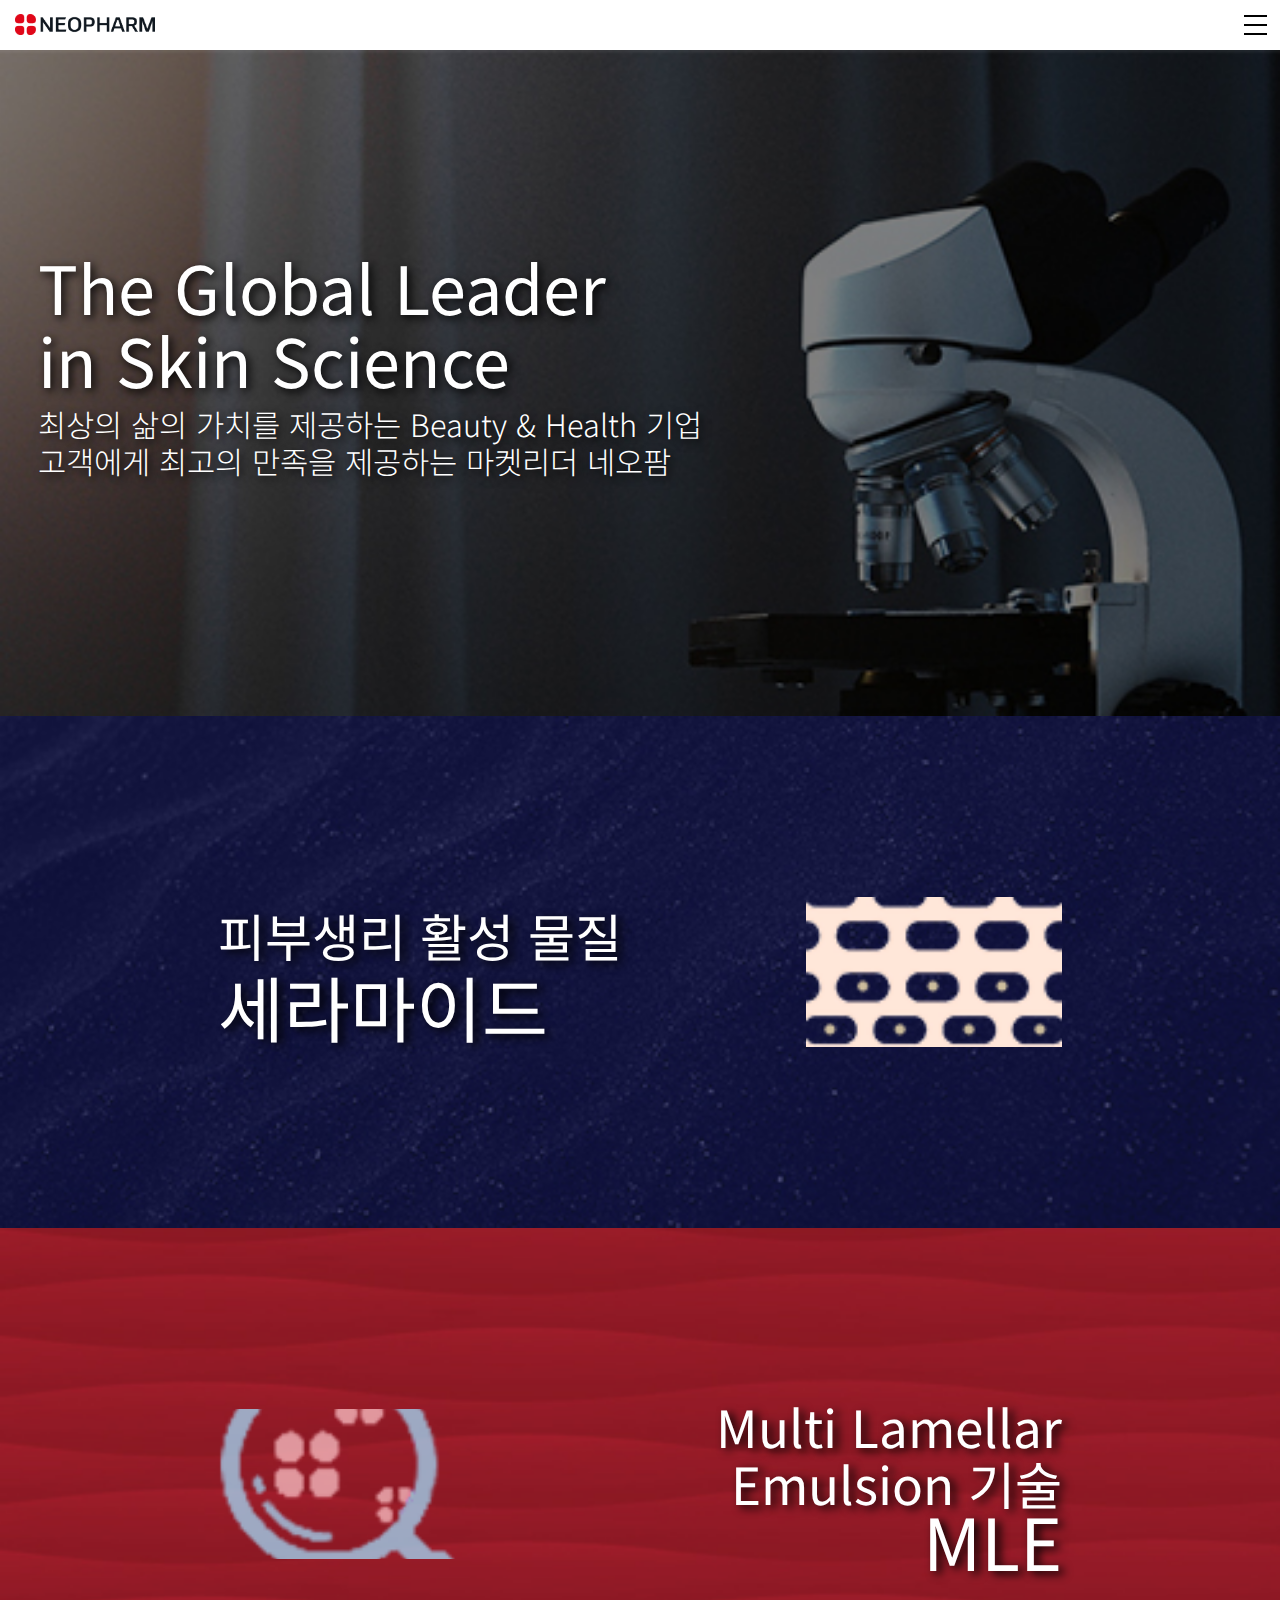
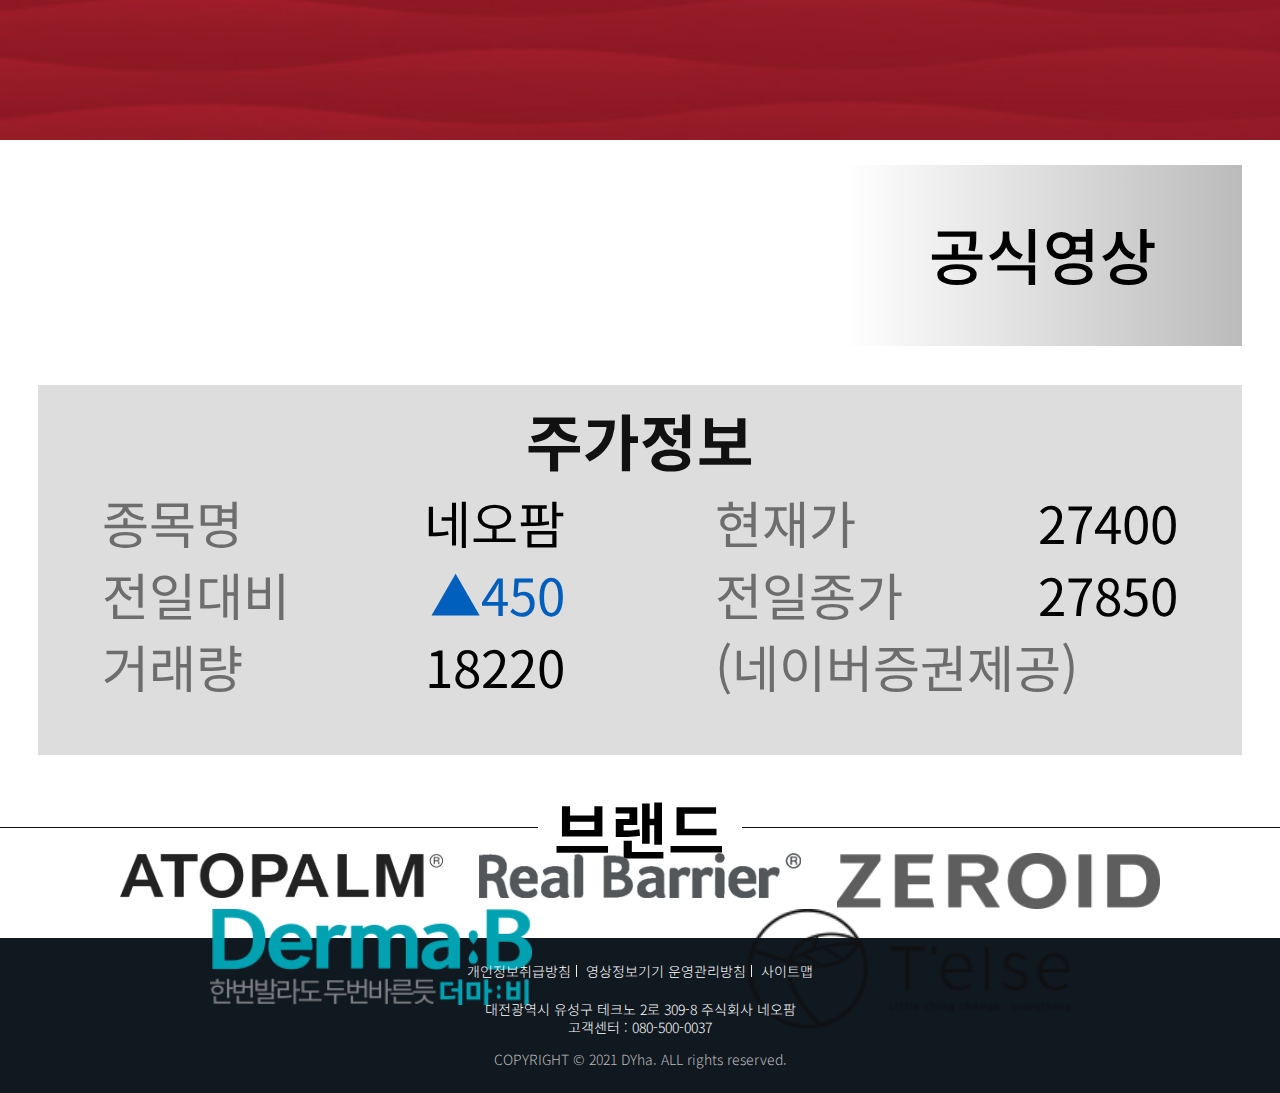
<file: po3m/index.html>
<!DOCTYPE html>
<html lang="ko">
<head>
  <meta charset="UTF-8">
  <meta http-equiv="X-UA-Compatible" content="IE=edge">
  <meta name="viewport" content="user-scalable=no, initial-scale=1.0, maximum-scale=1.0, minimum-scale=1.0, width=device-width">
  <title>m네오팜</title>
  <link href="css/reset.css" rel="stylesheet">
  <link href="css/main.css" rel="stylesheet">
</head>
<body>
  <div id="wrap">
    <header id="header">
      <h1 class="logo"><a href="#">네오팜</a></h1><!--.logo-->
      <a href="#" class="btnMenu">모바일 사이드메뉴 열기</a><!--.btnMenu-->
      <div id="side">
        <nav class="gnb">
          <ul>
            <li class="d1">
              <a href="#" class="m">회사소개</a><!--.m-->
              <ul class="sub">
                <li><a href="#">경영이념</a></li>
                <li><a href="#">CI</a></li>
                <li><a href="#">회사연혁</a></li>
                <li><a href="#">오시는 길</a></li>
              </ul><!--.sub-->
            </li><!--.d1-->
            <li class="d1">
              <a href="#" class="m">브랜드소개</a><!--.m-->
              <ul class="sub">
                <li><a href="#">아토팜</a></li>
                <li><a href="#">리얼베리어</a></li>
                <li><a href="#">제로이드</a></li>
                <li><a href="#">더마비</a></li>
              </ul><!--.sub-->
            </li><!--.d1-->
            <li class="d1">
              <a href="#" class="m">홍보센터</a><!--.m-->
              <ul class="sub">
                <li><a href="#">연구소</a></li>
                <li><a href="#">연구개발</a></li>
                <li><a href="#">언론기사</a></li>
              </ul><!--.sub-->
            </li><!--.d1-->
            <li class="d1">
              <a href="#" class="m">채용정보</a><!--.m-->
              <ul class="sub">
                <li><a href="#">인재상</a></li>
                <li><a href="#">복리후생</a></li>
                <li><a href="#">채용안내</a></li>
              </ul><!--.sub-->
            </li><!--.d1-->
            <li class="d1">
              <a href="#" class="m">투자정보</a><!--.m-->
              <ul class="sub">
                <li><a href="#">주가정보</a></li>
                <li><a href="#">공시정보</a></li>
                <li><a href="#">재무정보</a></li>
              </ul><!--.sub-->
            </li><!--.d1-->
          </ul>
        </nav><!--.gnb-->
        <p class="btnClose">
          <a href="#" class="close icon">메뉴닫기</a>
        </p><!--.btnClose-->
      </div><!--side-->
      <div class="blackBg"></div><!--.blackBg-->
    </header><!--#header-->
    <div id="mainVisual">
      <img src="img/mainVisual.jpg" alt="메인비주얼">
      <p class="text">
        <strong>The Global Leader<br>
          in Skin Science</strong>
          최상의 삶의 가치를 제공하는 Beauty & Health 기업<br>
          고객에게 최고의 만족을 제공하는 마켓리더 네오팜
      </p><!--.text-->
    </div><!--#mainVisual-->
    <div id="container">
      <section class="cont1">
        <div class="cera"><a href="#">
          <div class="photo">
            <img src="img/cont1Cera.jpg" alt="세라마이드 배경">
          </div><!--.photo-->
          <p class="text">
            <span>피부생리 활성 물질</span>
            세라마이드
          </p><!--text-->
          <div class="icon">세라마이드</div><!--.icon-->
        </a></div><!--.cera-->
        <div class="mle"><a href="#">
          <div class="photo">
            <img src="img/cont1Mle.jpg" alt="mle 배경">
          </div><!--.photo-->
          <div class="icon">MLE</div><!--.icon-->
          <p class="text">
            <span>Multi Lamellar<br>
            Emulsion 기술</span>
            MLE
          </p><!--text-->
        </a></div><!--.mle-->
      </section><!--.cont1-->
      <section class="cont2">
        <div class="video"><iframe width="100%" height="100%" src="https://www.youtube.com/embed/KrZrAxIpJKM?controls=0" title="YouTube video player" frameborder="0" allow="accelerometer; autoplay; clipboard-write; encrypted-media; gyroscope; picture-in-picture" allowfullscreen></iframe></div><!--.video-->
        <div class="vTit">
          <h2>공식영상</h2>
        </div><!--.videotitle-->
      </section><!--.cont2-->
      <section class="stock cf">
        <h2><a href="#">주가정보</a></h2>
        <dl>
          <dt>종목명</dt>
          <dd>네오팜</dd>
        </dl>
        <dl>
          <dt>현재가</dt>
          <dd>27400</dd>
        </dl>
        <dl>
          <dt>전일대비</dt>
          <dd class="up">▲450</dd>
        </dl>
        <dl>
          <dt>전일종가</dt>
          <dd>27850</dd>
        </dl>
        <dl>
          <dt>거래량</dt>
          <dd>18220</dd>
        </dl>
        <dl>
          <dt class="last">(네이버증권제공)</dt>
        </dl>
      </section><!--.stock-->
      <section class="brand">
        <div class="tit cf">
          <p class="left"></p><h2>브랜드</h2><p class="right"></p>
        </div>
        <ul>
          <li><a href="#"><img src="img/b1atologo.png" alt="아토팜"></a></li>
          <li><a href="#"><img src="img/b2reallogo.png" alt="리얼베리어"></a></li>
          <li><a href="#"><img src="img/b3zerologo.png" alt="제로이드"></a></li>
          <li><a href="#"><img src="img/b4dermlogo.png" alt="더마비"></a></li>
          <li><a href="#"><img src="img/b5tlogo.png" alt="티엘스"></a></li>
        </ul>
      </section><!--brand-->
    </div><!--#container-->
    <footer id="footer">
      <ul class="fmenu">
        <li><a href="#">개인정보취급방침</a></li>
        <li><a href="#">영상정보기기 운영관리방침</a></li>
        <li><a href="#">사이트맵</a></li>
      </ul><!--.fmenu-->
      <p class="finfo">
        <span>대전광역시 유성구 테크노 2로 309-8 주식회사 네오팜</span>
        <span>고객센터 : 080-500-0037</span>
      </p><!--.finfo-->
      <p class="copy">COPYRIGHT &copy; 2021 DYha. ALL rights reserved.</p><!--.copy-->
    </footer>
    </footer><!--#footer-->
  </div>

  <script src="https://ajax.googleapis.com/ajax/libs/jquery/1.12.4/jquery.min.js"></script>
  <script>
    // 모바일사이드메뉴 (검정배경)
    $(".btnMenu").click(function(){
      $(".blackBg").fadeIn(200);
      $("#side").animate({
        right:0
      },200);
    });
    $(".btnClose, .blackBg").click(function(){
      $(".blackBg").fadeOut(200);
      $("#side").animate({
        right:-260
      },200);
    });

    // 모바일 아코디언 메뉴
    $(".gnb li .m").click(function(){
      var tg=$(this).siblings(".sub");
      var dis=tg.css("display");

      if(dis=="block"){
        $(this).removeClass("on");
        tg.slideUp(200);
      };

      if(dis=="none"){
        $(".gnb li .m").removeClass("on");
        $(this).addClass("on");
        $(".gnb li .sub").slideUp(200);
        tg.slideDown(200);
      };
      return false;
    });

  </script>
</body>
</html>
</file>
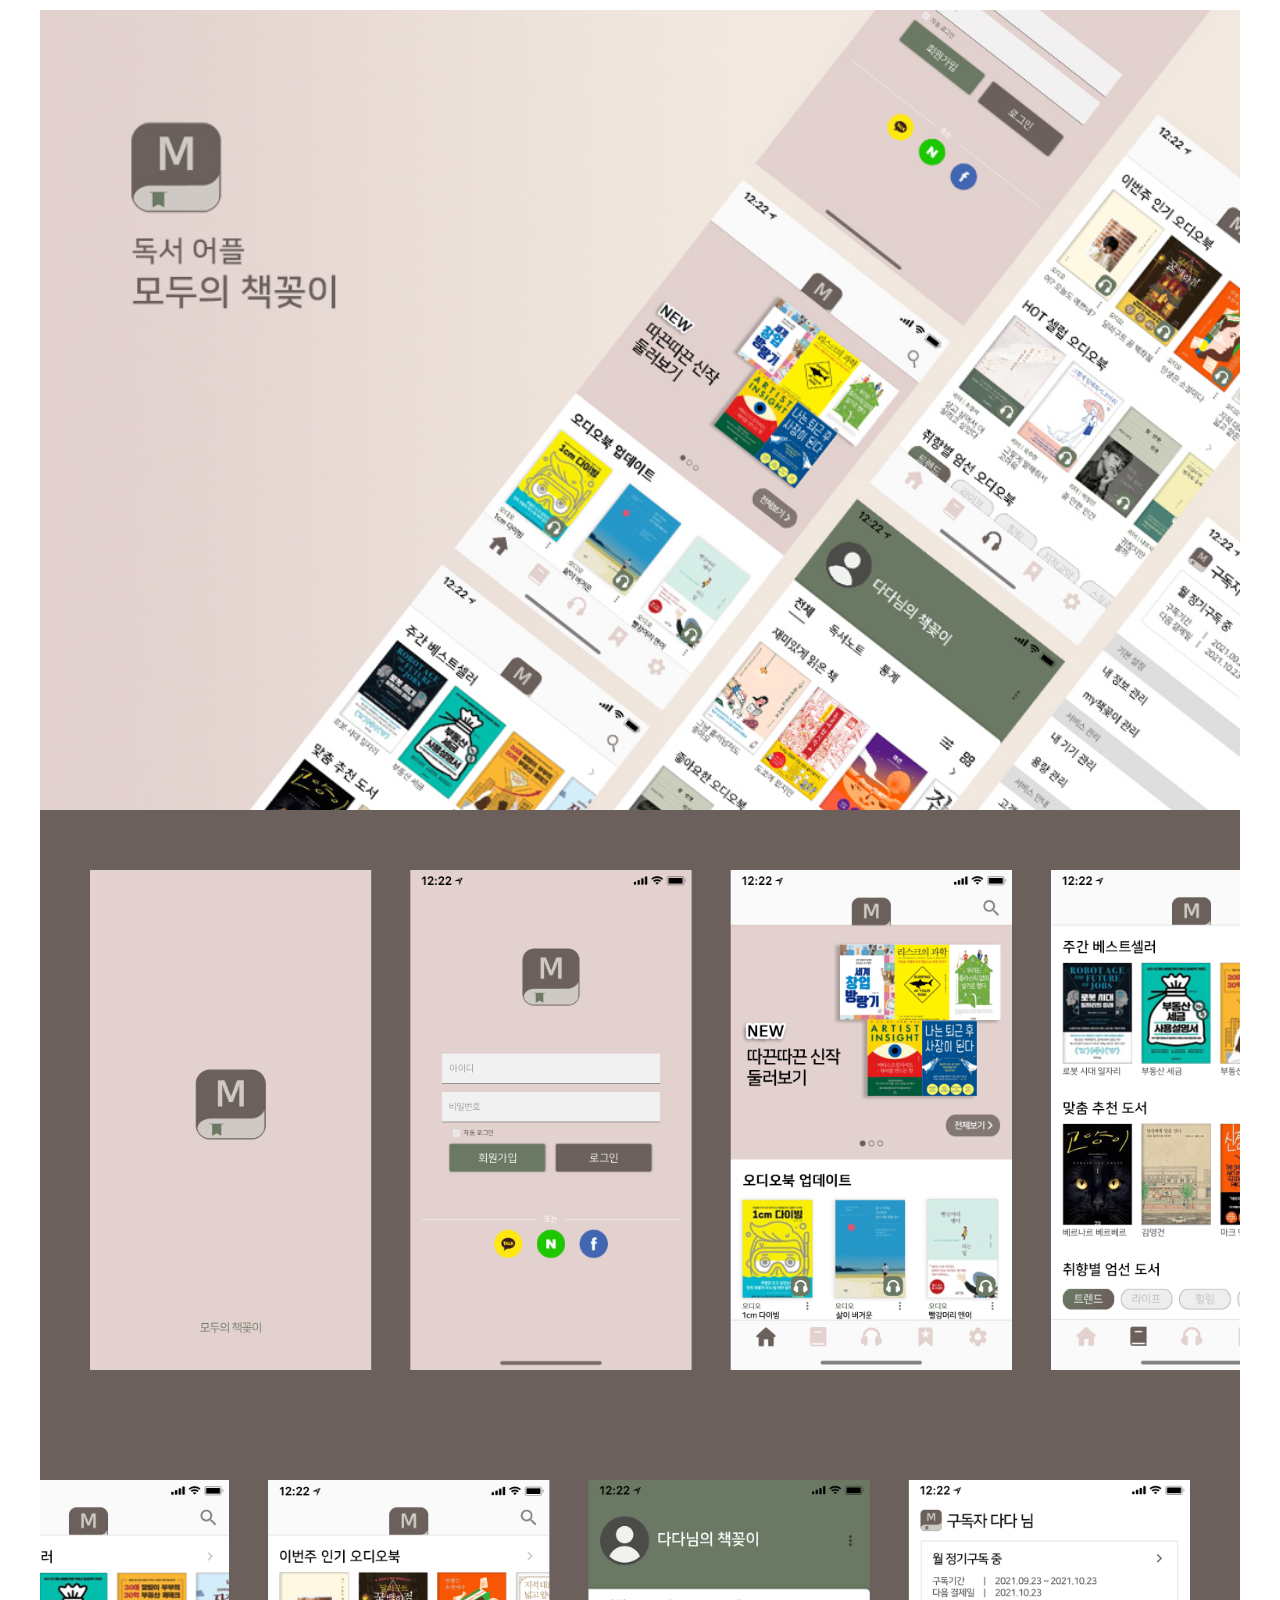
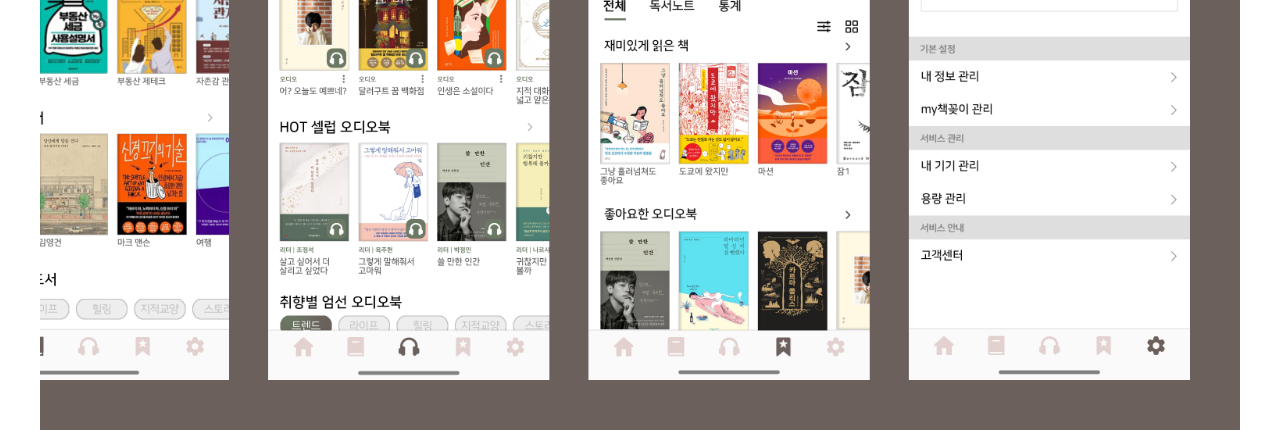
<file: poapp/index.html>
<!DOCTYPE html>
<html lang="ko">
<head>
  <meta charset="UTF-8">
<title>모두의 책꽂이</title>
<style>
*{margin:0; padding:0;}
#wrap{max-width:1200px; min-width:1100px; margin:0 auto; background:#6b605b;}
section{width:1000px; background-repeat:no-repeat; box-sizing:border-box;
  background-position:center; background-size:cover; margin:10px 0;}
.a1{width:100%; height:800px; background-image:url(images/app.jpg);}
.ab{border:50px solid #6b605b;}
.a2{width:100%; height:600px; ;background-image:url(images/app01.png); 
  background-position:top 0 left 0; border-right:none;}
.a3{width:100%; height:600px; ;background-image:url(images/app01.png); 
  background-position:top 0 right 0; border-left:none;}

</style>
</head>
<body>
<div id="wrap">
	<section class="a1"></section><!--.a1-->
  <section class="a2 ab"></section><!--.a2-->
  <section class="a3 ab"></section><!--.a2-->

</div><!--#wrap-->
</body>
</html>
</file>
<file: po1/css/main.css>
@charset "utf-8";
#wrap{}

/* 헤더영역=== */
#header{width:100%; height:150px; background:#000;}
#headerIn{width:1320px; margin:0 auto; color:#fff; position:relative; z-index:500;}

.logo{padding-top:30px; text-align:center;}
.logo img{width:188px;}

/* 메인메뉴--- */
.gnb{margin:45px 73px 18px; height:40px; overflow:hidden;}

.gnb .d1{float:left; margin-right:40px; position:relative;}
.gnb .d1:last-child{margin-right:0;}

/* 메인메뉴글자 */
.gnb .d1 .m{display:block; padding:11px 20px; color:#fff; font-size:18px; line-height:1em;}
.gnb .d1 .m:hover{color:#8a4e8c;}

/* 서브메뉴 */
.gnb .d1 .d2{width:185px; height:270px; background:#fff; position:absolute; top:40px; left:0; z-index:300;}
.gnb .d1 .d2 ul{padding:15px 0 15px 15px;}
.gnb .d1 .d2 ul li{margin-bottom:10px;}
.gnb .d1 .d2 ul li a{color:#555; font-size:14px;}
.gnb .d1 .d2 ul li a:hover{color:#8a4e8c; font-weight:500;}
/* 서브배경 */
#header .subBg{width:100%; height:0; overflow:hidden;/* height:300px; */ background:#fff;  z-index:200; 
    position:absolute; top:143px; left:0; box-shadow:2px 5px 10px rgba(0,0,0,0.3);;}
.mBg{width:100%; height:100%; position:absolute; top:143px; left:0; background:rgba(0,0,0,0.3);  z-index:150; display:none;}

/* 검색창--- */
.search{position:absolute; top:108px; right:73px;}
.search form{width:200px; background:#fff; border-bottom:2px solid #8a4e8c;}
.search fieldset{border:none;}/* 선없애기 */
.search legend{display:none;}
.search input{width:170px; height:30px; border:none; font-size:14px; padding:0 10px;}

.search img{vertical-align:middle;}

/* 메인슬라이더 영역=== */
#mainSlider{width:100%; height:582px; margin-bottom:130px; position:relative;}
#mainSlider .swiper-slide{width:1173px;}
#mainSlider .swiper-slide img{width:1173px;}
#mainSlider .btnR{height:52px; background:url(../images/msBtnR.png) no-repeat center; position:absolute; top:50%; right:50%; 
    transform:translateY(-50%) translateX(630px); opacity:0.8;}
#mainSlider .btnL{height:52px; background:url(../images/msBtnL.png) no-repeat center; position:absolute; top:50%; left:50%; 
    transform:translateY(-50%) translateX(-630px); opacity:0.8;}
.swiper-button-prev:after, .swiper-rtl .swiper-button-next:after{display:none;}
.swiper-button-next:after, .swiper-rtl .swiper-button-prev:after{display:none;}

#mainSlider .pager .swiper-pagination-bullet{width:14px; height:14px; background-image: url(../images/pagerOff.png);
    background-repeat:no-repeat; background-size:14px;} 
#mainSlider .pager .swiper-pagination-bullet-active{height:14px; background-image:url(../images/pagerOn.png);}
:root {--swiper-theme-color:#8a4e8c;}

/* 컨테이너 본문영역=== */
#container{margin-bottom:50px;}

/* 본문영역 공통값 */
#container .inner{width:1320px; /* background:#7ff; */ margin:0 auto; overflow:hidden;}
/* 본문영역 제목 공통값 */
#container h2{font-size:30px; font-weight:400; line-height:1em;}

/* NEW 영역--- */
.newP{text-align:center; margin-bottom:130px;}
.newP .newTit{margin-bottom:50px;}

.newP .product{margin:0 73px;}
.newP .product li{float:left; margin-right:15px; background:#eee;}
.newP .product li:last-child{margin-right:0;}
.newP .product li a{display:block; width:282px; height:420px; background-repeat:no-repeat; 
    background-position:top 42px center; background-size:auto 210px; transition:all 0.3s;}
.newP .product li:nth-child(1) a{background-image:url(../images/new1.png);}
.newP .product li:nth-child(2) a{background-image:url(../images/new2.png);}
.newP .product li:nth-child(3) a{background-image:url(../images/new3.png);}
.newP .product li:nth-child(4) a{background-image:url(../images/new4.png);}
.newP .product li a:hover{background-size:auto 240px;}

.newP .product li a p{padding-top:310px; font-size:22px;}
.newP .product li a span{display:block; margin:10px 0 0 210px; width:45px; height:45px; background:url(../images/newMore.png) no-repeat right;}

/* MAKE-UP LOOKS 영역--- */
.mkLooks{text-align:center; margin-bottom:130px;}
.mkLooks .lookTit{margin-bottom:5px;}
.mkLooks .inner>span{color:#454545;}

.mkLooks .looks{margin-top:47px;}
.mkLooks .looks li{margin:0 73px; position:relative;}

/* 좌측 모델사진영역 */
.mkLooks .looks li .photo{text-align:left;}
.mkLooks .looks li .photo img{}
.mkLooks .looks li .txt{position:absolute; top:50px; left:440px; text-align:right; color:#fff;}
.mkLooks .looks li .txt strong{font-size:40px; line-height:1.2em; font-weight:400;}
.mkLooks .looks li .txt span{display:block; font-size:24px; margin-top:200px; padding-right:35px; opacity:0.6;
    background:url(../images/whArr.png) no-repeat right; transition:all 0.3s;}
.mkLooks .looks li a:hover .txt span{margin-right:-30px; opacity:1;}

/* 우측 슬라이드영역 */
.mkLooks .looks li .lookP{width:459px; height:429px; position:absolute; top:0; right:0;}
.mkLooks .looks li .lookP .lookSwiper{width:459px; position:relative; top:80px;}
.mkLooks .looks li .lookP .lookSwiper img{height:220px; margin-bottom:20px;}
.mkLooks .looks li .lookP .lookSwiper .name{font-weight:500;}
.mkLooks .looks li .lookP .lookSwiper .name strong{font-size:22px; font-weight:500; line-height:1em;}
.mkLooks .looks li .lookP .lookSwiper .name span{color:#555;}

.mkLooks li .lookP .btnR{width:40px; height:40px; position:absolute; top:50%; right:50%; 
    transform:translateY(-50%) translateX(200px);}
.mkLooks li .lookP .btnL{width:40px; height:40px; position:absolute; top:50%; left:50%; 
    transform:translateY(-50%) translateX(-200px);}

/* MAKE-UP LOOKS 개별영역 */
.mkLooks .looks .mood{margin-bottom:126px;}

.mkLooks .mood .lookP .btnR{background:url(../images/look1BtnR.png) no-repeat center;}
.mkLooks .mood .lookP .btnL{background:url(../images/look1BtnL.png) no-repeat center;}

.mkLooks .mask .lookP .btnR{background:url(../images/look2BtnR.png) no-repeat center;}
.mkLooks .mask .lookP .btnL{background:url(../images/look2BtnL.png) no-repeat center;}

/* BEST SELLERS 영역--- */
.best{text-align:center; background:#000; padding:60px 0 80px; margin-bottom:130px;}
#container .best .bestTit{margin-bottom:50px; color:#fff; font-weight:300;}
.best .product{}
.best .product .bestSwiper{margin:0 73px; position:relative; overflow:visible;}
.best .product .bestSwiper .swiper-wrapper{width:1200px;}
.best .product .bestSwiper a{display:block; width:278px; height:418px; background:#fff;}
.best .product .bestSwiper a .photo{height:304px;}
.best .product .bestSwiper a .txt{ margin-top:25px; transition:all 0.3s;}
.best .product .bestSwiper a .txt .tit{font-weight:500; line-height:2em;}
.best .product .bestSwiper a .txt .info{color:#767676; font-size:14px; line-height:1.2em; opacity:0; transition:all 0.3s;}

.best .product .bestSwiper a:hover .txt{margin-top:0;}
.best .product .bestSwiper a:hover .txt .info{opacity:1;}

.best .product .btnR{height:52px; background:url(../images/msBtnR.png) no-repeat center; position:absolute; top:50%; right:50%; 
    transform:translateY(-50%) translateX(640px);}
.best .product .btnL{height:52px; background:url(../images/msBtnL.png) no-repeat center; position:absolute; top:50%; left:50%; 
    transform:translateY(-50%) translateX(-645px);}

/* MAKE-UP STUDIO 영역--- */
.mkStudio{text-align:center;}
.mkStudio .stTit{margin-bottom:5px;}
.mkStudio span{color:#454545;}
.mkStudio .studio{margin:47px 73px;}
.mkStudio .studio li{float:left; width:586px; height:610px;}
.mkStudio .studio li a{display:inline-block; width:550px; height:530px;}
.mkStudio .studio li:nth-child(1){border-right:2px solid #bbb;}
.mkStudio .studio li:nth-child(2){float:right; margin-top:80px;}

.mkStudio .studio li .photo{margin-bottom:40px;}
.mkStudio .studio li .txt{text-align:left; margin-left:70px;}
.mkStudio .studio li .txt .tit{font-size:28px; line-height:1.2em; margin-bottom:20px; transition:all 0.3s;
    background:url(../images/newMore.png) no-repeat left 230px center;}
.mkStudio .studio li:nth-child(2) .txt .tit{background:url(../images/newMore.png) no-repeat left 295px center;}
.mkStudio .studio li .txt .info{font-size:20px;}

.mkStudio .studio li:hover .txt .tit{margin-left:30px; font-weight:500;}

/* 푸터영역=== */
#footer{background:#000; color:#fff;}
.footerIn{width:1320px; margin:0 auto; height:355px; position:relative;}

.fmenu ul li{float:left; padding:15px 20px; opacity:0.7; margin-bottom:50px;}
.fmenu ul li:first-child{padding-left:0;}
.fmenu ul:first-child li:nth-child(1) a{color:#f6d940; font-weight:500;}
.fmenu ul:first-child li:nth-child(2) a{color:#8a4e8c; font-weight:600;}
.fmenu ul li:hover{opacity:1;}
.fmenu ul li a{float:left;}

.fmenu ul:nth-child(1){float:left;}
.fmenu ul:nth-child(2){float:right;}

.fmenu ul li a{color:#fff;}

.fcountry{width:140px; position:absolute; top:20px; right:250px;}
.fcountry .btn{display:block; color:#fff; font-weight:300; font-size:14px; border-bottom:2px solid #8a4e8c; 
    line-height:30px; height:30px; padding-left:10px; background-repeat:no-repeat; background-position:right 8px center; 
    background-size:10%;}
.fcountry .btn.off{background-image:url(../images/downArr.png);}
.fcountry .btn.on{background-image:url(../images/upArr.png); display:none;}
.fcountry .list{background:#393939; display:none;}
.fcountry .list li{}
.fcountry .list li a{display:block; padding:5px 10px; color:#fff; font-weight:300;}

.fcountry .list li:hover a{font-weight:500;}

.flogo{margin-bottom:30px;}
.flogo img{display:block; width:200px; opacity:0.5;}
.finfo{margin-bottom:30px; font-weight:300; color:#bbb;}
.copy{color:#555;}

.btnTop{display:block; width:24px; height:24px; background:rgba(253, 209, 12, 0.8);
    color:#6f509e; font-size:14px; text-align:center; padding:20px; position:fixed; right:100px; bottom:180px; z-index:300;}
</file>
<file: po2/css/main.css>
@charset "utf-8";
/* 모바일기본화면500 */
#wrap{width:100%; min-width:500px;}

/* 헤더500 */
#header{height:100px;}
#headerIn{position:relative;}

/* 유틸바500 */
.utillBar{height:50px; background:#3378c1; transition:all 0.2s;}
.utillBar .sns{}
.utillBar .sns li{float:left; margin-right:5px; mix-blend-mode:screen; text-indent:-9999px;}
.utillBar .sns li a{display:block; width:50px; height:50px; background-repeat:no-repeat; background-position:center; background-size:80%;}
.utillBar .sns li:nth-child(1) a{background-image:url(../img/sns_in.png);}
.utillBar .sns li:nth-child(2) a{background-image:url(../img/sns_fa.png);}
.utillBar .sns li:nth-child(3) a{background-image:url(../img/sns_nb.png);}
.utillBar .sns li:nth-child(4) a{background-image:url(../img/sns_yo.png);}

/* 검색500 */
.search{position:absolute; top:0; right:0; transition:all 0.2s;}
.search form{}
.search fieldset{border:none;}
.search legend{display:none;}
.search input{display:none;}
.search a{display:block; width:50px; height:50px; background:url(../img/icon_search.png) no-repeat center;}

/* 유틸500 */
.utill{display:none;}

/* 로고500 */
.logo{width:180px; transition:all 0.2s;}
.logo a{display:block; width:100%; height:50px; text-indent:-9999px; background:url(../img/logo.png) no-repeat center/90%;}

/* 모바일메뉴500 */
.btnMenu{display:block; width:20px; height:15px; padding:17px 15px; position:absolute; top:0; right:0;}
.btnMenu span{display:block; text-indent:-9999px; width:20px; height:2px; background:#111083; margin:5px 0;}
.btnMenu:before,
.btnMenu:after{content:""; display:block; width:20px; height:2px; background:#111083;}

/* 메인메뉴500 */
.gnb{display:none;}

/* 메인슬라이더500 */
#mainSlider{position:relative; width:100%; margin-bottom:50px;}
#mainSlider li{height:450px; background-repeat:no-repeat; background-position:center;}
#mainSlider .s1{background-image:url(../img/mMs01.jpg);}
#mainSlider .s2{background-image:url(../img/mMs02.jpg);}
#mainSlider .s3{background-image:url(../img/mMs03.jpg);}
#mainSlider .s4{background-image:url(../img/mMs04.jpg);}
#mainSlider .s5{background-image:url(../img/mMs05.jpg);}
#mainSlider .s6{background-image:url(../img/mMs06.jpg);}
#mainSlider .s7{background-image:url(../img/mMs07.jpg);}
#mainSlider .s8{background-image:url(../img/mMs08.jpg);}
#mainSlider .s9{background-image:url(../img/mMs09.jpg);}
#mainSlider .s10{background-image:url(../img/mMs10.jpg);}
/* 페이저500 */
#mainSlider .bx-pager{width:65%; position:absolute; bottom:5px; left:50%; transform:translateX(-50%);}
#mainSlider .bx-pager div{float:left; margin:0 5px;}
#mainSlider .bx-pager div a{display:block; width:20px; height:20px; border-radius:50%; background:#bbb; 
    text-indent:-9999px; opacity:0.5;}
#mainSlider .bx-pager div .active{background:#3378c1; opacity:0.8;}
/* 컨트롤500 */
#mainSlider .bx-controls-direction{width:100%; position:absolute; top:50%; left:0; transform:translateY(-50%);}
#mainSlider .bx-controls-direction a{display:block; width:31px; height:31px; background-repeat:no-repeat; 
    text-indent:-9999px; position:absolute; top:0;}
#mainSlider .bx-controls-direction .bx-prev{background-image:url(../img/controls.png); background-position:0; left:15px;}
#mainSlider .bx-controls-direction .bx-next{background-image:url(../img/controls.png); background-position:-43px 0; right:15px;}
/* 재생정지500 */
#mainSlider .bx-controls-auto{position:absolute; bottom:0px; right:15px;}
#mainSlider .bx-controls-auto a{display:block; text-indent:-9999px; width:23px; height:25px; 
  background:url(../img/bx-controls-auto_sprite.png) no-repeat;}
#mainSlider .bx-controls-auto .bx-stop{background-position:0 -25px;}
#mainSlider .bx-controls-auto .bx-start{}

/* 슬라이더 텍스트500 */
#mainSlider li .stxt{text-align:center; font-size:3.2vw; line-height:1.4em; background:rgba(255, 255, 255, 0.8); color:#111083; 
    border-top:1px solid rgba(51,120,193,0.2);}
#mainSlider li .stxt span{}
#mainSlider li .stxt strong{font-size:4vw; line-height:1.6em;}
#mainSlider li .stxt .pctxt{display:none;}

/* 슬라이더 패널500 */
#mainSlider .pannel{display:none;}


/* 컨테이너본문 영역500 */
#container{position:relative;}

/* 코스별500 */
#container .course{width:100%; height:200px; color:#111083; margin-bottom:90px;}
#container .course .tit{margin-bottom:30px; text-align:center;}

#container .tab h3{position:absolute; top:50px;}
#container .tab.t1 h3{left:10%;}
#container .tab.t2 h3{left:30%;}
#container .tab.t3 h3{left:50%;}
#container .tab.t4 h3{left:73%;}
#container .tab h3 a{font-size:14px; font-weight:500; text-align:center; color:#111083;}
#container .tab.on h3 a{background:#111083; color:#fff;}

#container .tab .pannel{margin-top:50px; padding:20px; display:none;}
#container .tab.on .pannel{display:block;}

#container .tab .pannel .pSwiper{height:150px;}
#container .tab .pannel .pSwiper .swiper-slide a{display:block; width:100%; height:100%;}
#container .tab .pannel .pSwiper .swiper-slide img{width:100%; height:auto;}
#container .tab .pannel .pSwiper .swiper-slide span{display:block; width:100%; text-align:center;}

/* 좌우화살표.btnL .btnR 500*/
.swiper-button-next:after, .swiper-button-prev:after{display:none;}
.swiper-button-next:after, .swiper-rtl .swiper-button-prev:after{display:none;}

/* 교통정보500 */
.traffic{width:100%; color:#111083; text-align:center; background:#eee; padding-top:30px; padding-bottom:30px; margin-bottom:50px;}
.traffic .tit{margin-bottom:10px;}
.traffic span{font-size:14px;}

.traffic .pannel{width:100%; margin-top:10px;}
.traffic .pannel li{color:#fff; background:#3378c1; position:relative; text-align:left; padding:15px; margin-bottom:10px;}
.traffic .pannel li h4{line-height:1.4em; transition:all 0.2s;}
.traffic .pannel li strong{display:block; position:absolute; top:33px; left:15px;}
.traffic .pannel li .sec1{top:43%;}
.traffic .pannel li .sec2{top:106px;}
.traffic .pannel li span{display:block; margin-left:100px;}
.traffic .pannel li p{margin:10px 0; padding:10px; border:1px solid #111083;}

/* 컨테이너메뉴500 */
.contMenu{width:100%; margin-bottom:50px;}
.contMenu li{width:49%; height:160px; border:1px solid #3378c1; float:left; margin-right:2%; margin-bottom:10px; 
    padding:15px; transition:all 0.2s;}
.contMenu li:nth-child(2),
.contMenu li:nth-child(4){margin-right:0; float:right;}
.contMenu li a{display:block; width:100%; height:100%; background-repeat:no-repeat; background-position:center bottom; 
    text-align:center; background-size:140px;}
.contMenu li:nth-child(1) a{background-image:url(../img/food_img.png);}
.contMenu li:nth-child(1) a span{color:#ff850d;}
.contMenu li:nth-child(2) a{background-image:url(../img/hotel_img.png);}
.contMenu li:nth-child(2) a span{color:#ff1300;}
.contMenu li:nth-child(3) a{background-image:url(../img/map_img.png);}
.contMenu li:nth-child(3) a span{color:#111083;}
.contMenu li a span{font-size:16px;}
.contMenu li span{display:block; width:100%; text-align:center; font-size:16px; color:#3378c1; margin-bottom:10px;}
.contMenu li .service{padding:0 20px;}
.contMenu li .service li{width:100%; background:#fff; height:20px; padding:0; float:none; margin-bottom:5px;}
.contMenu li .service li a{background-image:none;}

/* 푸터영역500 */
#footer{width:100%; background:#bbb; padding:26px 15px;}
#footer .fmenu{margin-bottom:20px;}
#footer .fmenu li{float:left; margin-right:10px; transition:all 0.2s;}
#footer .fmenu li:nth-child(1) a,
#footer .fmenu li:nth-child(2) a{font-weight:600;}
#footer .finfo{}
#footer .copy{color:#6f6f6f;}
#footer .mark{display:none;}



/* 모바일기본화면 500px 끝----- */


@media screen and (min-width:768px){
    /* 헤더768 */
    #headerIn{height:135px;}

    /* 검색768 */
    .search{top:50px;}

    /* 유틸768 */
    .utill{display:block; position:absolute; top:0; right:15px;}
    .utill .u>li{float:left; height:16px; border-right:1px solid #fff; margin-top:16px;}
    .utill .u>li:last-child{border-right:none;}
    .utill .u>li a{display:block; color:#fff; font-size:16px; line-height:1em; margin:0 16px;}

    .utill li .lang{width:120px; position:relative; font-weight:400; z-index:350;}
    .utill li .lang .btn{display:block;}
    .utill li .lang .btn img{position:absolute; top:6px; right:0;}
    .utill li .lang .list{background:#fff; border:1px solid #3378c1; position:absolute; top:26px; right:0; 
        width:100%; display:none;}
    .utill li .lang .list li{}
    .utill li .lang .list li a{display:block; color:#111083; padding:8px 5px;}

    /* 모바일메뉴768 */
    .btnMenu{display:none;}

    /* 로고768 */
    .logo{width:200px;}

    /* 메인메뉴768 */
    .gnb{width:100%; display:block; position:absolute; top:50px; left:0; text-align:center; 
        border-top:1px solid rgba(51,120,193,0.2); background:#fff; z-index:300;}
    .gnb .d1{width:20%; float:left; position:relative;}
    .gnb .d1:last-child{margin-right:0;}
    .gnb .d1 .m{display:block; padding:8px 14px; font-size:18px; border-bottom:1px solid #3378c1;}
    .gnb .d1 .m:hover{background:#3378c1; color:#fff;}

    /* 서브메뉴768 */
    .gnb .d1 .d2{width:100%; background:#fff; position:absolute; top:35px; left:0; border-bottom:1px solid #3378c1; 
        display:none;}
    .gnb .d1 .d2 li{padding:8px 10px;}
    .gnb .d1 .d2 li:hover{font-weight:600;}
    .gnb .d1 .d2 li a{color:#111083; font-size:14px;}

    /* 메인슬라이더768 */
    #mainSlider{top:35px;}
    #mainSlider li{height:500px; background-repeat:no-repeat; background-position:center;}
    #mainSlider .s1{background-image:url(../img/ms01.jpg);}
    #mainSlider .s2{background-image:url(../img/ms02.jpg);}
    #mainSlider .s3{background-image:url(../img/ms03.jpg);}
    #mainSlider .s4{background-image:url(../img/ms04.jpg);}
    #mainSlider .s5{background-image:url(../img/ms05.jpg);}
    #mainSlider .s6{background-image:url(../img/ms06.jpg);}
    #mainSlider .s7{background-image:url(../img/ms07.jpg);}
    #mainSlider .s8{background-image:url(../img/ms08.jpg);}
    #mainSlider .s9{background-image:url(../img/ms09.jpg);}
    #mainSlider .s10{background-image:url(../img/ms10.jpg);}
    
    /* 페이저768 */
    #mainSlider .bx-pager{width:40%;}

    /* 슬라이더 텍스트768 */
    #mainSlider li .stxt{font-size:22px; line-height:1.4em;}
    #mainSlider li .stxt strong{font-size:24px; line-height:1.6em;}
    #mainSlider li .stxt .pctxt{display:none;}

    /* 컨테이너본문 영역768 */
    /* 코스별768 */
    #container .course{margin-bottom:200px;}
    #container .course .tit{margin-top:12%;}

    #container .tab.t1 h3{left:12%;}
    #container .tab.t2 h3{left:32%;}
    #container .tab.t3 h3{left:52%;}
    #container .tab.t4 h3{left:75%;}
    #container .tab h3 a{font-size:16px;}

    #container .tab .pannel{margin-top:70px;}
    #container .tab .pannel .pSwiper{height:210px;}
    #container .tab .pannel .pSwiper .swiper-slide{margin:0 30px;}
    #container .tab .pannel .pSwiper .swiper-slide img{width:150px; height:auto;}
    #container .tab .pannel .pSwiper .swiper-slide span{width:150px;}
    
    /* 교통정보768 */
    .traffic{margin-bottom:80px;}
    .traffic .pannel li{float:left; width:49%; height:280px; padding:2%;}
    .traffic .pannel .panR{float:right;}
    .traffic .pannel li h4{font-size:14px;}
    .traffic .pannel li strong{top:39px;}
    .traffic .pannel li .sec1{top:43%;}
    .traffic .pannel li .sec2{top:106px;}

    /* 컨테이너메뉴768 */
    .contMenu li{width:49%; height:210px;}
    .contMenu li a{background-size:220px;}
    .contMenu li .service li{height:30px; padding:5px; margin-bottom:10px;}
    .contMenu li .service li a{font-size:14px; line-height:1.4em;}

    /* 푸터영역768 */
    #footer{font-size:16px;}
    #footer .fmenu li{margin-bottom:10px;}
    #footer .finfo{margin-bottom:10px;}

}
/* 태블릿화면 768px 끝----- */


@media screen and (min-width:1100px){
    /* 헤더1100 */
    #headerIn{width:1100px; height:50px; margin:0 auto;}

    /* 유틸바1100 */
    .utillBar{height:40px;}
    .utillBar .sns li:hover{mix-blend-mode:overlay;}
    .utillBar .sns li a{width:40px; height:40px;}

    /* 유틸인1100 */
    .utillIn{width:1100px; position:relative; margin:0 auto;}

    /* 검색1100 */
    .search{position:absolute; top:2px; right:360px; transition:all 0.2s;}
    .search form{width:230px; background:#fff; border:3px solid #111083;}
    .search fieldset{border:none;}
    .search legend{display:none;}
    .search input{display:block; width:200px; height:30px; border:none; font-size:14px; padding:0 10px;}
    .search a{display:block; width:34px; height:34px; position:absolute; top:0; right:2px; background:url(../img/icon_search.png) no-repeat center;}

    /* 유틸1100 */
    .utill .u>li{float:left; height:16px; border-right:1px solid #fff; margin-top:12px;}
    .utill li .lang .list{top:22px;}

    /* 로고1100 */
    .logo{width:220px; padding-top:5px; transition:all 0.2s;}

    /* 메인메뉴1100 */
    .gnb{width:820px; top:17px; left:260px; border-top:none;}
    .gnb .d1 .m{display:block; padding:12px 16px; font-size:20px;}
    /* 서브메뉴1100 */
    .gnb .d1 .d2{top:43px;}

    /* 메인슬라이더1100 */
    #mainSlider{top:0;}
    #mainSlider li{height:570px; top:0px;}

    /* 페이저1100 */
    #mainSlider .bx-pager{width:300px;}
    /* 컨트롤1100 */
    #mainSlider .bx-controls-direction{width:1100px; left:50%; transform:translateX(-50%);}
    /* 재생정지500 */
    #mainSlider .bx-controls-auto{left:50%; transform:translateX(-500px);}

    /* 슬라이더 텍스트1100 */
    #mainSlider li .stxt{background:none; color:#fff; text-shadow:0 0 4px #000; border-top:none; 
        margin-top:50px;}
    #mainSlider .s2 .stxt{width:550px; margin:0 auto; background:rgba(0,0,0,0.5); margin-top:50px;}
    #mainSlider li .stxt span{font-weight:300; font-size:20px;}
    #mainSlider li .stxt strong{display:block; width:200px; margin:0 auto; font-size:28px; background:rgba(51,120,193,0.6);}
    #mainSlider .s4 .stxt strong{width:300px;}
    #mainSlider .s7 .stxt strong{width:300px;}
    #mainSlider .s9 .stxt strong{width:320px;}
    #mainSlider li .stxt .pctxt{display:block; font-weight:400;}
    #mainSlider .s3 .stxt .pctxt{display:block; width:700px; margin:0 auto; background:rgba(51,120,193,0.6);}

    /* 컨테이너본문 영역1100 */
    /* 코스별1100 */
    #container .course .tit{margin-top:80px; font-size:22px;}
    #container .course .inner{width:1100px; margin:0 auto; position:relative;}

    #container .tab.t1 h3{left:15%;}
    #container .tab.t2 h3{left:35%;}
    #container .tab.t3 h3{left:55%;}
    #container .tab.t4 h3{left:75%;}
    #container .tab:hover h3{text-decoration:underline;}

    #container .tab .pannel .pSwiper{width:1100px;}
    #container .tab .pannel .pSwiper .swiper-wrapper{margin:0 28px;}
    #container .tab .pannel .pSwiper .swiper-slide{margin:0;}
    #container .tab .pannel .pSwiper span{font-size:16px; line-height:1.6em;}

    /* 페이저 cpager 1100*/
    .swiper-horizontal>.swiper-pagination-bullets, .swiper-pagination-bullets.swiper-pagination-horizontal,
     .swiper-pagination-custom, .swiper-pagination-fraction{display:none;}
    /* 좌우화살표.btnL .btnR 1100*/
    .swiper-button-next:after, .swiper-button-prev:after{display:block;}
    .swiper-button-next:after, .swiper-rtl .swiper-button-prev:after{display:block;}

    /* 교통정보1100 */
    .traffic .inner{width:1100px; margin:0 auto;}
    .traffic .pannel li h4{font-size:20px; line-height:1.4em; margin-bottom:10px;}
    .traffic .pannel li strong{top:60px;}
    .traffic .pannel li .sec1{top:115px;}
    .traffic .pannel li .sec2{top:133px;}

    /* 컨테이너메뉴1100 */
    .contMenu .inner{width:1100px; margin:0 auto;}
    .contMenu li{width:267.5px; height:210px; margin-right:10px;}
    .contMenu li:nth-child(2){margin-right:10px; float:left;}
    .contMenu li:nth-child(4){margin-right:0; float:left;}
    .contMenu li a{background-size:230px;}
    .contMenu li a span{font-size:18px;}
    .contMenu li span{font-size:18px;}
    .contMenu li:hover span{text-decoration:underline;}
    .contMenu li .service li:hover a{font-weight:600; color:#111083;}

    /* 푸터영역1100 */
    #footer{padding:40px 0 50px;}
    #footerIn{width:1100px; margin:0 auto; position:relative;}
    #footer .fmenu li{margin-right:24px;}
    #footer .fmenu li:hover a{color:#fff;}
    #footer .finfo .mo{display:none;}
    #footer .mark{display:block; width:120px; height:100px; background:url(../img/watch_mark.png) no-repeat center/80%; 
        position:absolute; bottom:0; right:-10px;}

}
/* pc화면 1100px 끝----- */
</file>
<file: po3m/css/main.css>
@charset "utf-8";
#wrap{width:100%; min-width:320px;}

/* 헤더영역 */
#header{width:100%; height:50px; background:#fff; position:relative;}
.logo{margin-left:15px;}
.logo a{display:block; width:140px; height:50px; background-image:url(../img/neo_logo.png); text-indent:-9999px;
    background-repeat:no-repeat; background-size:140px auto; background-position:center;}

.btnMenu{display:block; width:50px; height:50px; background-image:url(../img/btnMenu.png); text-indent:-9999px;
    background-repeat:no-repeat; background-size:50px; position:absolute; top:0; right:0;}

/* 모바일 사이드 메뉴 */
#side{width:260px; height:100%; background:#fff; position:fixed; top:0; right:-260px; z-index:600;}

.gnb{padding-top:50px;}
.gnb li .m{display:block; font-size:14px; font-weight:bold; padding:15px 20px;
background-image:url(../img/more.png); background-repeat:no-repeat; background-position:right 20px center;}
.gnb li .m.on{background-color:#fff; color:#101820; background-image:url(../img/more_off.png);}

.gnb li .sub{display:none;}
.gnb li .sub li a{display:block; padding:15px 30px; background:#eee;}

/* 닫기 */
.close.icon{display:block; color:#101820; position:absolute; top:0; right:0; width:50px; height:50px; text-indent:-9999px;}
  
.close.icon:before,
.close.icon:after{content: ''; display:block; position:absolute; top:23px; left:12px; width:28px; height:2px; background:#101820;}
.close.icon:before{-webkit-transform: rotate(-45deg); transform: rotate(-45deg);}
.close.icon:after{-webkit-transform: rotate(45deg); transform: rotate(45deg);}  

/* 검정배경 */
.blackBg{width:100%; height:100%; background:#000; opacity:0.8; position:fixed; top:0; left:0; z-index:500; display:none;}


/* 메인비주얼 영역 */
#mainVisual{position:relative;}
#mainVisual img{width:100%; height:auto;}
#mainVisual .text{color:#fff; position:absolute; top:30%; left:3%; font-weight:300; font-size:2.4vw; line-height:1.2em; 
    text-shadow:3px 3px 10px #000;}
#mainVisual .text strong{display:block; font-size:5.2vw; line-height:1.1em; margin-bottom:10px;}

/* 컨테이너  본문영역 */
#container{}

/* cont1 */
.cont1{width:100%;}

/* cera,mle 공통값 */
.cont1>div{position:relative;}
.cont1>div .photo img{width:100%; height:auto;}
.cont1>div .text{position:absolute; top:50%; color:#fff; transform:translateY(-50%);
    font-size:5.6vw; text-shadow:5px 3px 10px #000;}
.cont1>div .text span{display:block; font-size:4vw;}
.cont1>div .icon{width:20%; height:150px; position:absolute; top:50%; text-indent:-9999px; transform:translateY(-50%);}
/* cera,mle 개별값 */
.cont1 .cera .text{left:17%; line-height:1em;}
.cont1 .cera .icon{right:17%; background:url(../img/cont1cera.png) no-repeat center/100% auto;}

.cont1 .mle .text{right:17%; line-height:0.8em; text-align:right;}
.cont1 .mle .icon{left:17%; background:url(../img/cont1mle.png) no-repeat center/100% auto;}

/* cont2 */
.cont2{margin:2% 3% 3%; display:flex;}
.cont2 .video{width:67%; height:auto;}
.cont2 .vTit{width:33%; height:101px; background:linear-gradient(90deg, #fff, #bbb); padding-top:80px;}
.cont2 .vTit h2{font-size:4.8vw; text-align:center; font-weight:500;}

/* stock (cont3) */
.stock{width:84%; height:auto; background:#ddd; margin:0 3% 5%; padding:3.6% 5% 2%;}
.stock h2{text-align:center; margin-bottom:6%; font-size:4.8vw}

.stock dl{float:left; width:43%; margin-right:6%; margin-bottom:5%; font-size:4vw;}
.stock dl:nth-child(odd){margin-right:0; float:right;}
.stock dl:after{content:""; display:block; clear:none;}
.stock dl dt{float:left; color:#6d6d6d;}
.stock dl dd{float:right;}
.stock dl .up{color:#005fbd;}

/* brand (cont4) */
.brand{width:100%; padding-bottom:8px;}
.brand .tit{width:100%; height:25px; margin-bottom:9px;}
.brand .tit h2{display:block; width:16%; text-align:center; float:left; font-size:4.8vw}
.brand .tit>p{width:42%; height:1px; background:#111; margin-top:8px;}
.brand .tit .left{float:left;}
.brand .tit .right{float:right;}

.brand ul{height:77px; margin:0 8%; display:flex; flex-wrap:wrap; justify-content:space-around;}
.brand li{width:30%;}
.brand li a{display:block;}
.brand li a img{width:100%;}

/* 푸터영역 */
#footer{background:#101820; color:#fff; padding:24px; text-align:center; font-weight:300;}
.fmenu{margin-bottom:20px;}
.fmenu li{display:inline-block;}
.fmenu li:after{content:""; display:inline-block; width:1px; height:12px; background:#eee; margin:0 5px;}
.fmenu li:last-child:after{display:none;}
.fmenu li a{color:#fff;}
.finfo{margin-bottom:14px;}
.finfo span{display:block;}
.copy{color:#bbb;}
</file>
